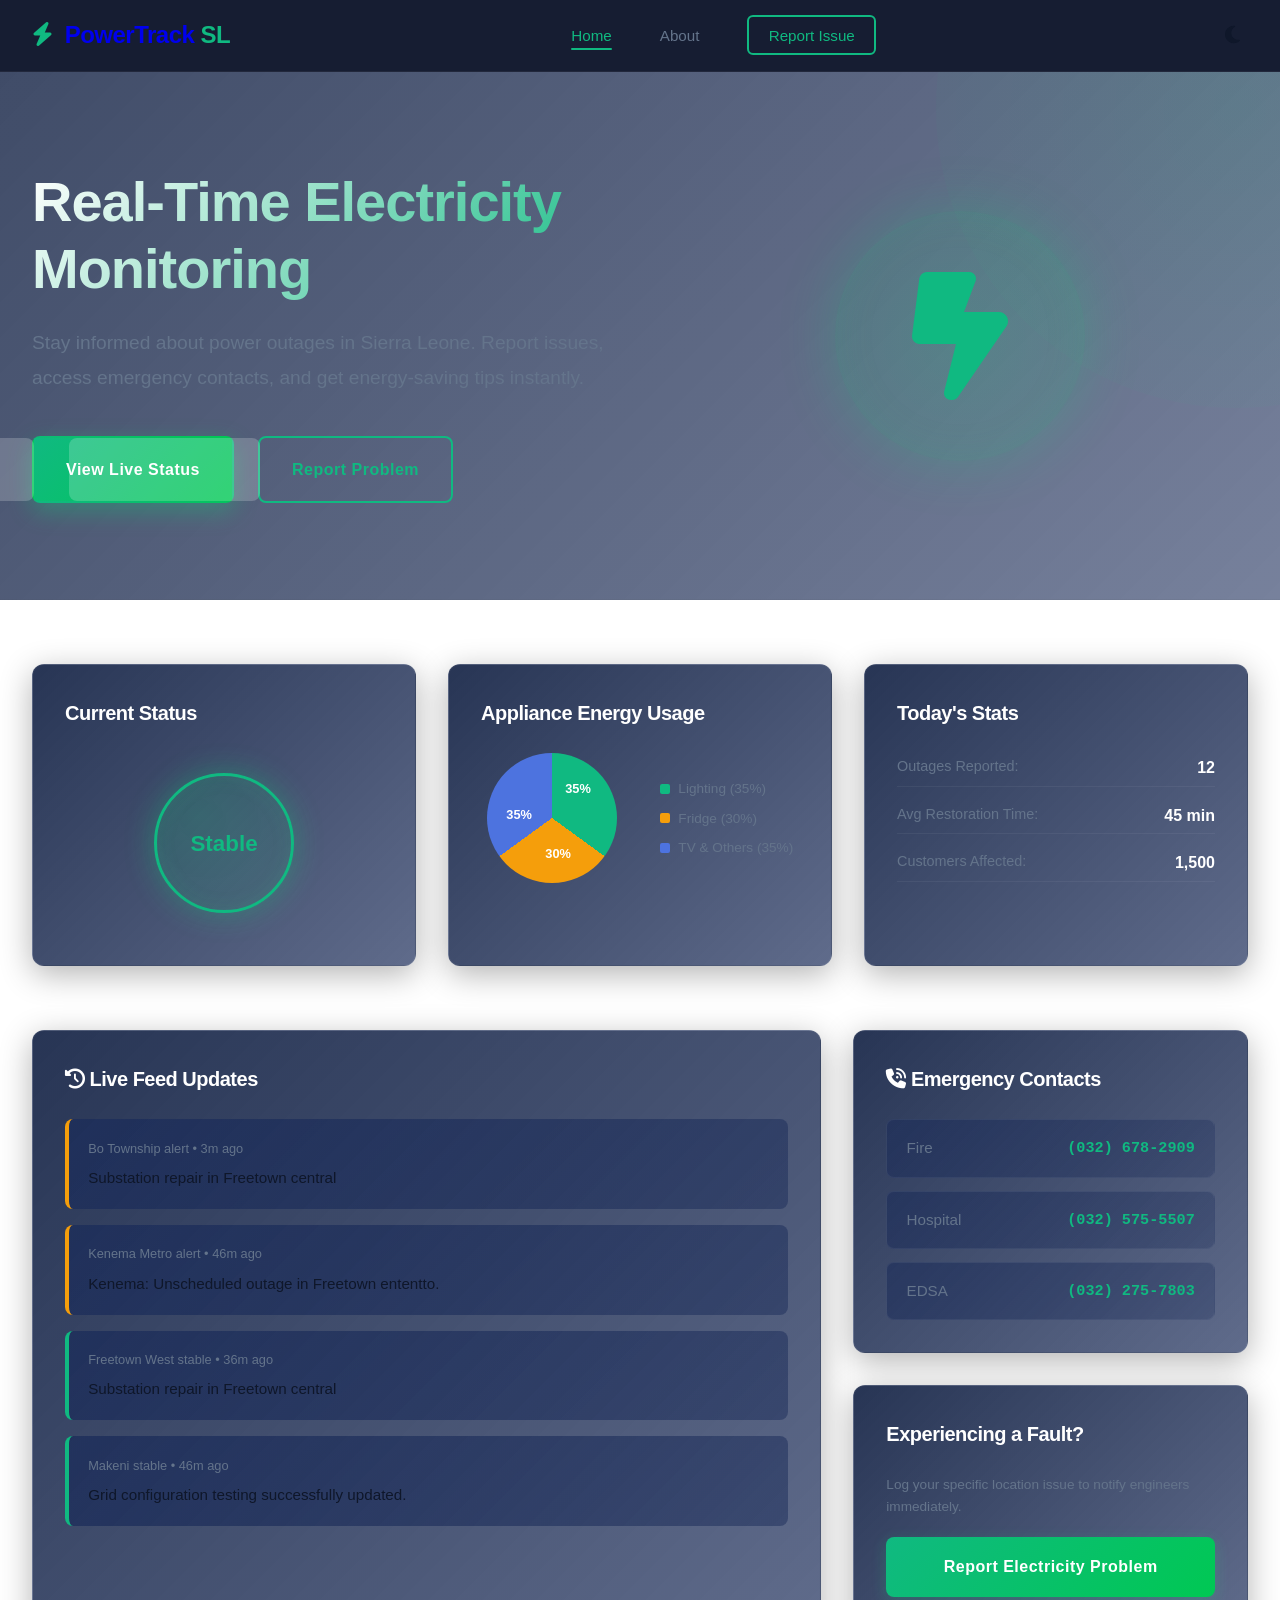
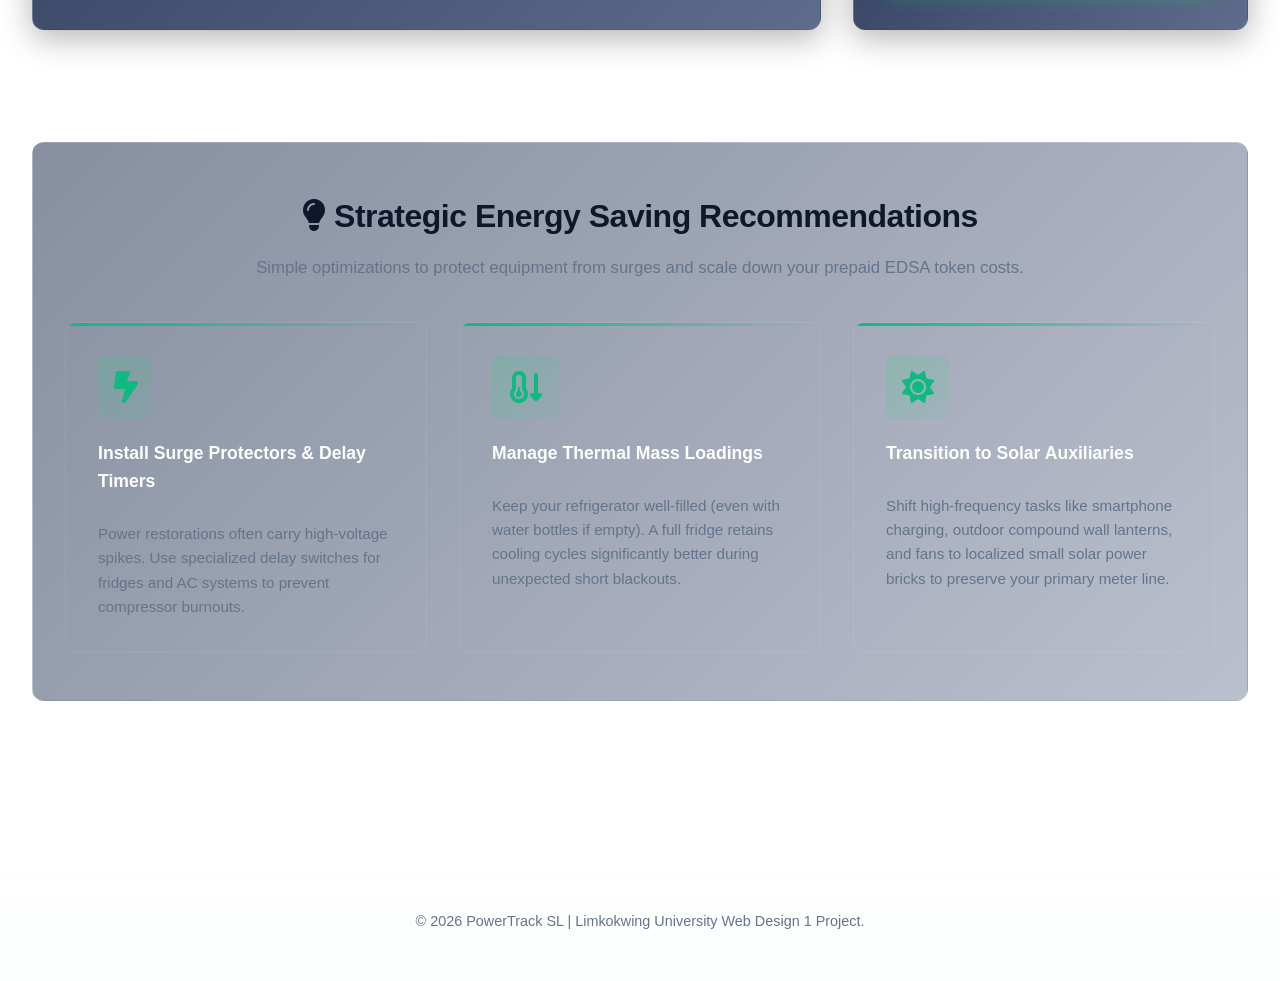
<file: index.html>
<!DOCTYPE html>
<html lang="en">
<head>
    <meta charset="UTF-8">
    <meta name="viewport" content="width=device-width, initial-scale=1.0">
    <title>PowerTrack SL | Live Electricity Dashboard</title>
    <link rel="stylesheet" href="style.css">
    <link rel="stylesheet" href="https://cdnjs.cloudflare.com/ajax/libs/font-awesome/6.4.0/css/all.min.css">
</head>
<body>

    <header class="navbar">
        <div class="nav-container">
            <a href="index.html" class="logo"><i class="fa-solid fa-bolt"></i> PowerTrack <span>SL</span></a>
            <nav>
                <ul class="nav-links" id="navLinks">
                    <li><a href="index.html" class="active">Home</a></li>
                    <li><a href="about.html">About</a></li>
                    <li><a href="report.html" class="btn-nav">Report Issue</a></li>
                </ul>
            </nav>
            <div class="nav-actions">
                <button class="theme-toggle" id="themeToggle" aria-label="Toggle theme">
                    <i class="fa-solid fa-moon"></i>
                </button>
                <button class="menu-toggle" id="menuToggle" aria-label="Toggle menu">
                    <i class="fa-solid fa-bars"></i>
                </button>
            </div>
        </div>
    </header>

    <!-- Hero Section -->
    <section class="hero-section">
        <div class="hero-container">
            <div class="hero-content">
                <h1>Real-Time Electricity Monitoring</h1>
                <p class="hero-subtitle">Stay informed about power outages in Sierra Leone. Report issues, access emergency contacts, and get energy-saving tips instantly.</p>
                <div class="hero-ctas">
                    <a href="#dashboard" class="btn-hero primary">View Live Status</a>
                    <a href="report.html" class="btn-hero secondary">Report Problem</a>
                </div>
            </div>
            <div class="hero-visual">
                <div class="hero-icon"><i class="fa-solid fa-bolt-lightning"></i></div>
            </div>
        </div>
    </section>

    <main class="dashboard-wrapper" id="dashboard">
        
        <div class="metrics-grid">
            
            <div class="dashboard-card status-card">
                <h3>Current Status</h3>
                <div class="status-circle-container">
                    <div class="status-circle stable">
                        <span>Stable</span>
                    </div>
                </div>
            </div>

            <div class="dashboard-card usage-card">
                <h3>Appliance Energy Usage</h3>
                <div class="pie-chart-container">
                    <div class="css-pie-chart">
                        <div class="pie-slice slice-lighting"><span>35%</span></div>
                        <div class="pie-slice slice-tv"><span>35%</span></div>
                        <div class="pie-slice slice-fridge"><span>30%</span></div>
                    </div>
                    <div class="chart-legend">
                        <span class="legend-item"><span class="dot lighting"></span> Lighting (35%)</span>
                        <span class="legend-item"><span class="dot fridge"></span> Fridge (30%)</span>
                        <span class="legend-item"><span class="dot tv"></span> TV & Others (35%)</span>
                    </div>
                </div>
            </div>

            <div class="dashboard-card stats-card">
                <h3>Today's Stats</h3>
                <div class="stats-list">
                    <div class="stat-line">
                        <span class="stat-label">Outages Reported:</span>
                        <span class="stat-number">12</span>
                    </div>
                    <div class="stat-line">
                        <span class="stat-label">Avg Restoration Time:</span>
                        <span class="stat-number">45 min</span>
                    </div>
                    <div class="stat-line">
                        <span class="stat-label">Customers Affected:</span>
                        <span class="stat-number">1,500</span>
                    </div>
                </div>
            </div>

        </div>

        <div class="workspace-grid">
            
            <div class="dashboard-card feed-card">
                <h3><i class="fa-solid fa-clock-rotate-left"></i> Live Feed Updates</h3>
                <div class="feed-container">
                    <div class="feed-item alert">
                        <span class="feed-meta">Bo Township alert &bull; 3m ago</span>
                        <p>Substation repair in Freetown central</p>
                    </div>
                    <div class="feed-item alert">
                        <span class="feed-meta">Kenema Metro alert &bull; 46m ago</span>
                        <p>Kenema: Unscheduled outage in Freetown ententto.</p>
                    </div>
                    <div class="feed-item stable">
                        <span class="feed-meta">Freetown West stable &bull; 36m ago</span>
                        <p>Substation repair in Freetown central</p>
                    </div>
                    <div class="feed-item stable">
                        <span class="feed-meta">Makeni stable &bull; 46m ago</span>
                        <p>Grid configuration testing successfully updated.</p>
                    </div>
                </div>
            </div>

            <div class="right-column-split">
                
                <div class="dashboard-card contacts-card">
                    <h3><i class="fa-solid fa-phone-volume"></i> Emergency Contacts</h3>
                    <div class="mini-contact-list">
                        <div class="contact-row"><span>Fire</span><strong>(032) 678-2909</strong></div>
                        <div class="contact-row"><span>Hospital</span><strong>(032) 575-5507</strong></div>
                        <div class="contact-row"><span>EDSA</span><strong>(032) 275-7803</strong></div>
                    </div>
                </div>

                <div class="dashboard-card action-link-card">
                    <h3>Experiencing a Fault?</h3>
                    <p>Log your specific location issue to notify engineers immediately.</p>
                    <a href="report.html" class="btn-primary-block">Report Electricity Problem</a>
                </div>

            </div>

        </div>

        <section class="tips-section">
            <div class="section-header">
                <h3><i class="fa-solid fa-lightbulb"></i> Strategic Energy Saving Recommendations</h3>
                <p>Simple optimizations to protect equipment from surges and scale down your prepaid EDSA token costs.</p>
            </div>
            <div class="tips-grid">
                <div class="tip-detail-card">
                    <div class="tip-icon"><i class="fa-solid fa-bolt-lightning"></i></div>
                    <h4>Install Surge Protectors & Delay Timers</h4>
                    <p>Power restorations often carry high-voltage spikes. Use specialized delay switches for fridges and AC systems to prevent compressor burnouts.</p>
                </div>
                <div class="tip-detail-card">
                    <div class="tip-icon"><i class="fa-solid fa-temperature-arrow-down"></i></div>
                    <h4>Manage Thermal Mass Loadings</h4>
                    <p>Keep your refrigerator well-filled (even with water bottles if empty). A full fridge retains cooling cycles significantly better during unexpected short blackouts.</p>
                </div>
                <div class="tip-detail-card">
                    <div class="tip-icon"><i class="fa-solid fa-sun"></i></div>
                    <h4>Transition to Solar Auxiliaries</h4>
                    <p>Shift high-frequency tasks like smartphone charging, outdoor compound wall lanterns, and fans to localized small solar power bricks to preserve your primary meter line.</p>
                </div>
            </div>
        </section>

    </main>

    <footer class="main-footer">
        <p>&copy; 2026 PowerTrack SL | Limkokwing University Web Design 1 Project.</p>
    </footer>

</body>
</file>
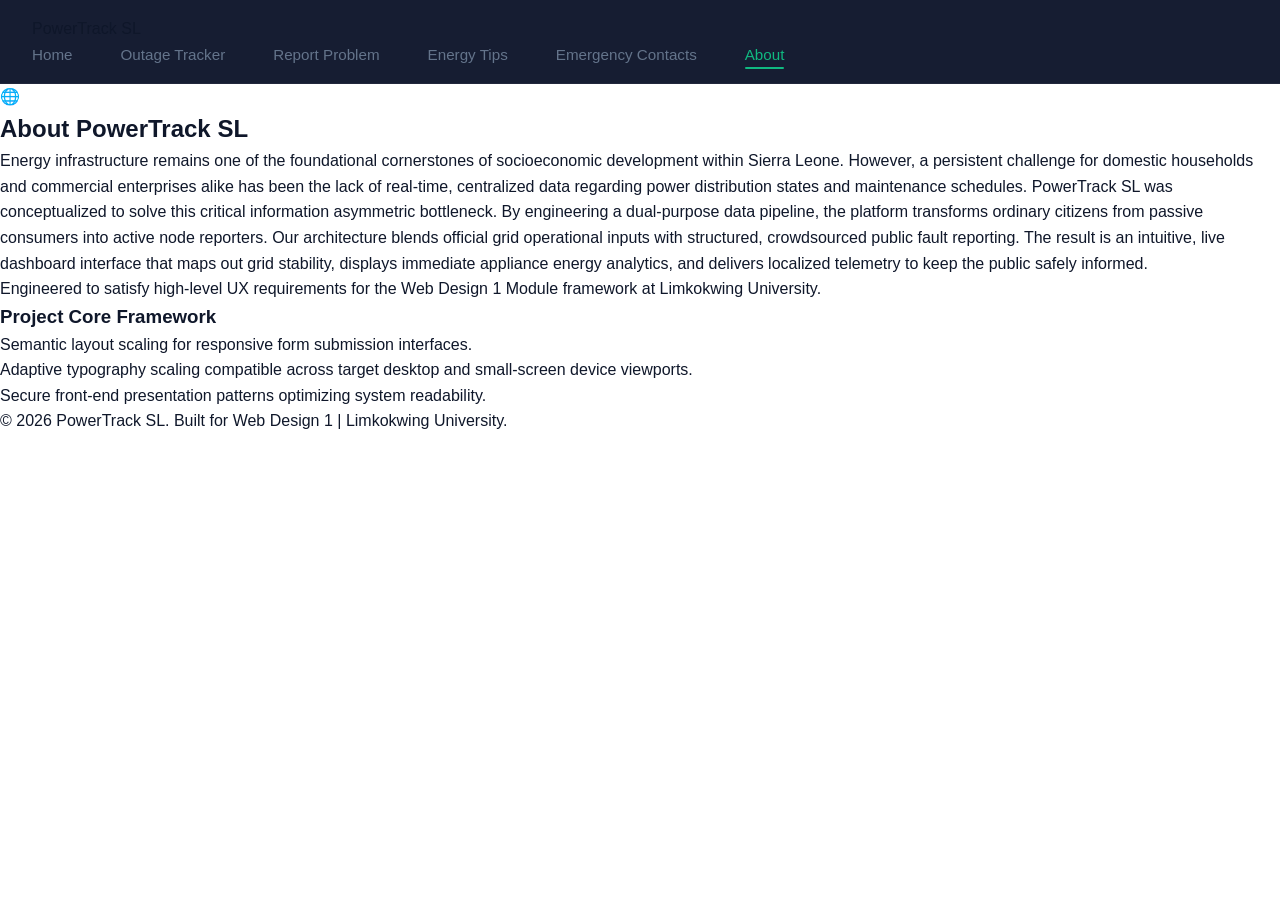
<file: about.html>
<!DOCTYPE html>
<html lang="en">
<head>
    <meta charset="UTF-8">
    <meta name="viewport" content="width=device-width, initial-scale=1.0">
    <title>About Us - PowerTrack SL</title>
    <link rel="stylesheet" href="style.css">
</head>
<body>

    <header class="navbar">
        <div class="logo-container">
            <div class="national-emblem-mock"></div>
            <span class="logo-text">PowerTrack <span class="highlight">SL</span></span>
        </div>
        <nav>
            <ul class="nav-links">
                <li><a href="index.html">Home</a></li>
                <li><a href="index.html#outages">Outage Tracker</a></li>
                <li><a href="index.html#report">Report Problem</a></li>
                <li><a href="index.html#tips">Energy Tips</a></li>
                <li><a href="index.html#contacts">Emergency Contacts</a></li>
                <li><a href="about.html" class="active">About</a></li>
            </ul>
        </nav>
    </header>

    <main class="about-main-container">
        <article class="ux-card border-blue single-page-card">
            <div class="card-header">
                <span class="card-icon icon-blue">🌐</span>
                <h2>About PowerTrack SL</h2>
            </div>
            <div class="about-body-text">
                <p>Energy infrastructure remains one of the foundational cornerstones of socioeconomic development within Sierra Leone. However, a persistent challenge for domestic households and commercial enterprises alike has been the lack of real-time, centralized data regarding power distribution states and maintenance schedules.

                 PowerTrack SL was conceptualized to solve this critical information asymmetric bottleneck. By engineering a dual-purpose data pipeline, the platform transforms ordinary citizens from passive consumers into active node reporters. Our architecture blends official grid operational inputs with structured, 
                 crowdsourced public fault reporting. The result is an intuitive, live dashboard interface that maps out grid stability, displays immediate appliance energy analytics, and delivers localized telemetry to keep the public safely informed.</p>
                <p>Engineered to satisfy high-level UX requirements for the Web Design 1 Module framework at Limkokwing University.</p>
                
                <h3>Project Core Framework</h3>
                <ul class="professional-list">
                    <li>Semantic layout scaling for responsive form submission interfaces.</li>
                    <li>Adaptive typography scaling compatible across target desktop and small-screen device viewports.</li>
                    <li>Secure front-end presentation patterns optimizing system readability.</li>
                </ul>
            </div>
        </article>
    </main>

    <footer class="app-footer">
        <p>&copy; 2026 PowerTrack SL. Built for Web Design 1 | Limkokwing University.</p>
    </footer>

</body>
</html>
</file>
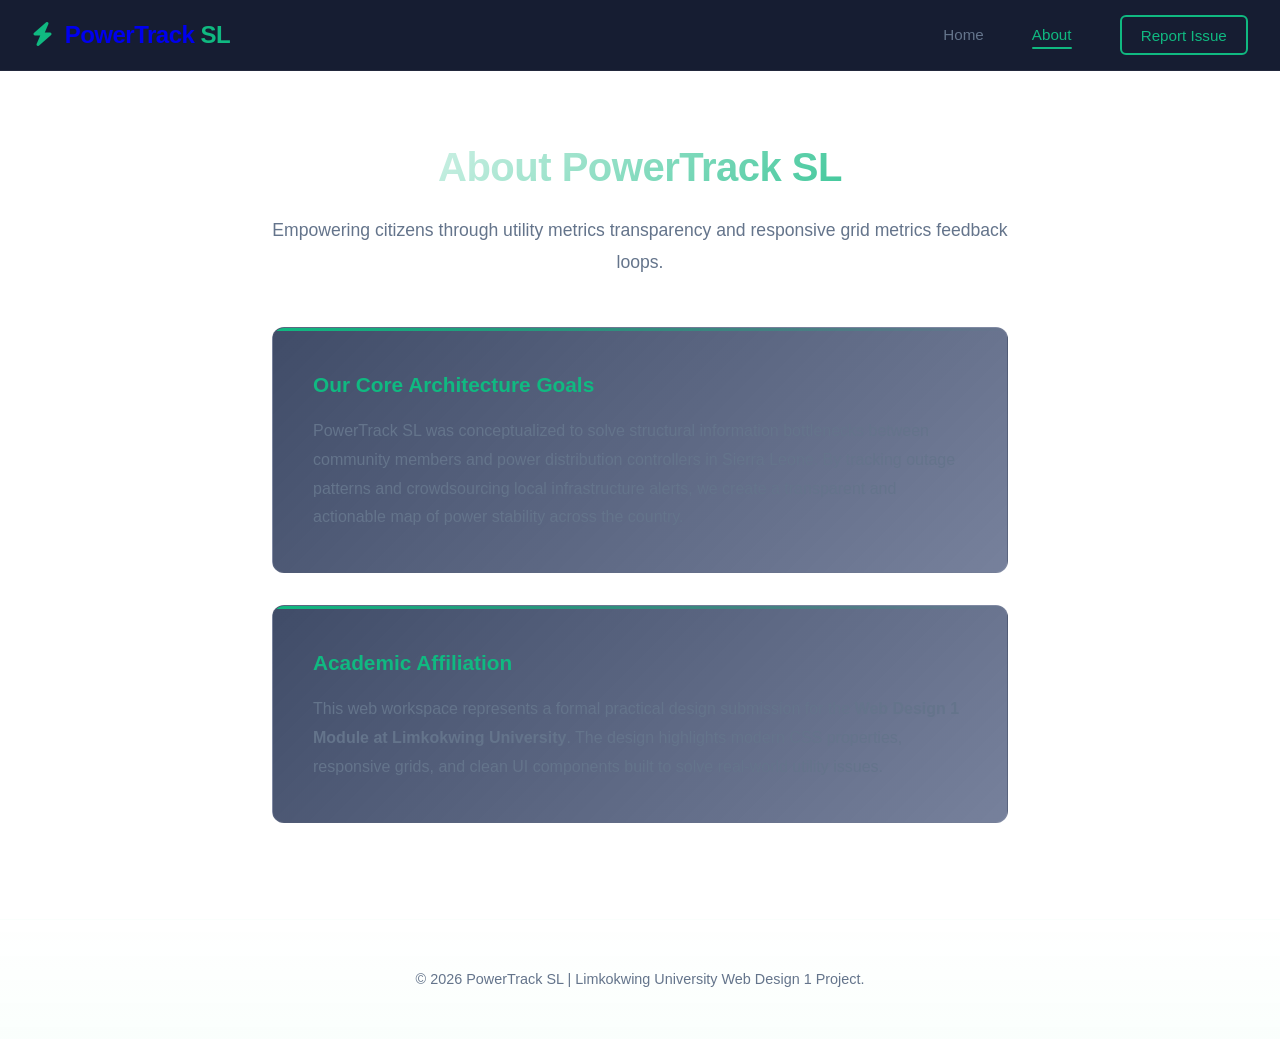
<file: aboutt.html>
<!DOCTYPE html>
<html lang="en">
<head>
    <meta charset="UTF-8">
    <meta name="viewport" content="width=device-width, initial-scale=1.0">
    <title>About Us | PowerTrack SL</title>
    <link rel="stylesheet" href="style.css">
    <link rel="stylesheet" href="https://cdnjs.cloudflare.com/ajax/libs/font-awesome/6.4.0/css/all.min.css">
</head>
<body>

    <header class="navbar">
        <div class="nav-container">
            <a href="index.html" class="logo"><i class="fa-solid fa-bolt"></i> PowerTrack <span>SL</span></a>
            <nav>
                <ul class="nav-links">
                    <li><a href="index.html">Home</a></li>
                    <li><a href="about.html" class="active">About</a></li>
                    <li><a href="report.html" class="btn-nav">Report Issue</a></li>
                </ul>
            </nav>
        </div>
    </header>

    <main class="page-container text-layout">
        <section class="about-hero-block">
            <h1>About PowerTrack SL</h1>
            <p>Empowering citizens through utility metrics transparency and responsive grid metrics feedback loops.</p>
        </section>

        <section class="about-card-stack">
            <div class="about-info-card">
                <h3>Our Core Architecture Goals</h3>
                <p>PowerTrack SL was conceptualized to solve structural information bottlenecks between community members and power distribution controllers in Sierra Leone. By tracking outage patterns and crowdsourcing local infrastructure alerts, we create a transparent and actionable map of power stability across the country.</p>
            </div>

            <div class="about-info-card">
                <h3>Academic Affiliation</h3>
                <p>This web workspace represents a formal practical design submission for the <strong>Web Design 1 Module at Limkokwing University</strong>. The design highlights modern CSS properties, responsive grids, and clean UI components built to solve real-world utility issues.</p>
            </div>
        </section>
    </main>

    <footer class="main-footer">
        <p>&copy; 2026 PowerTrack SL | Limkokwing University Web Design 1 Project.</p>
    </footer>

</body>
</html>
</file>
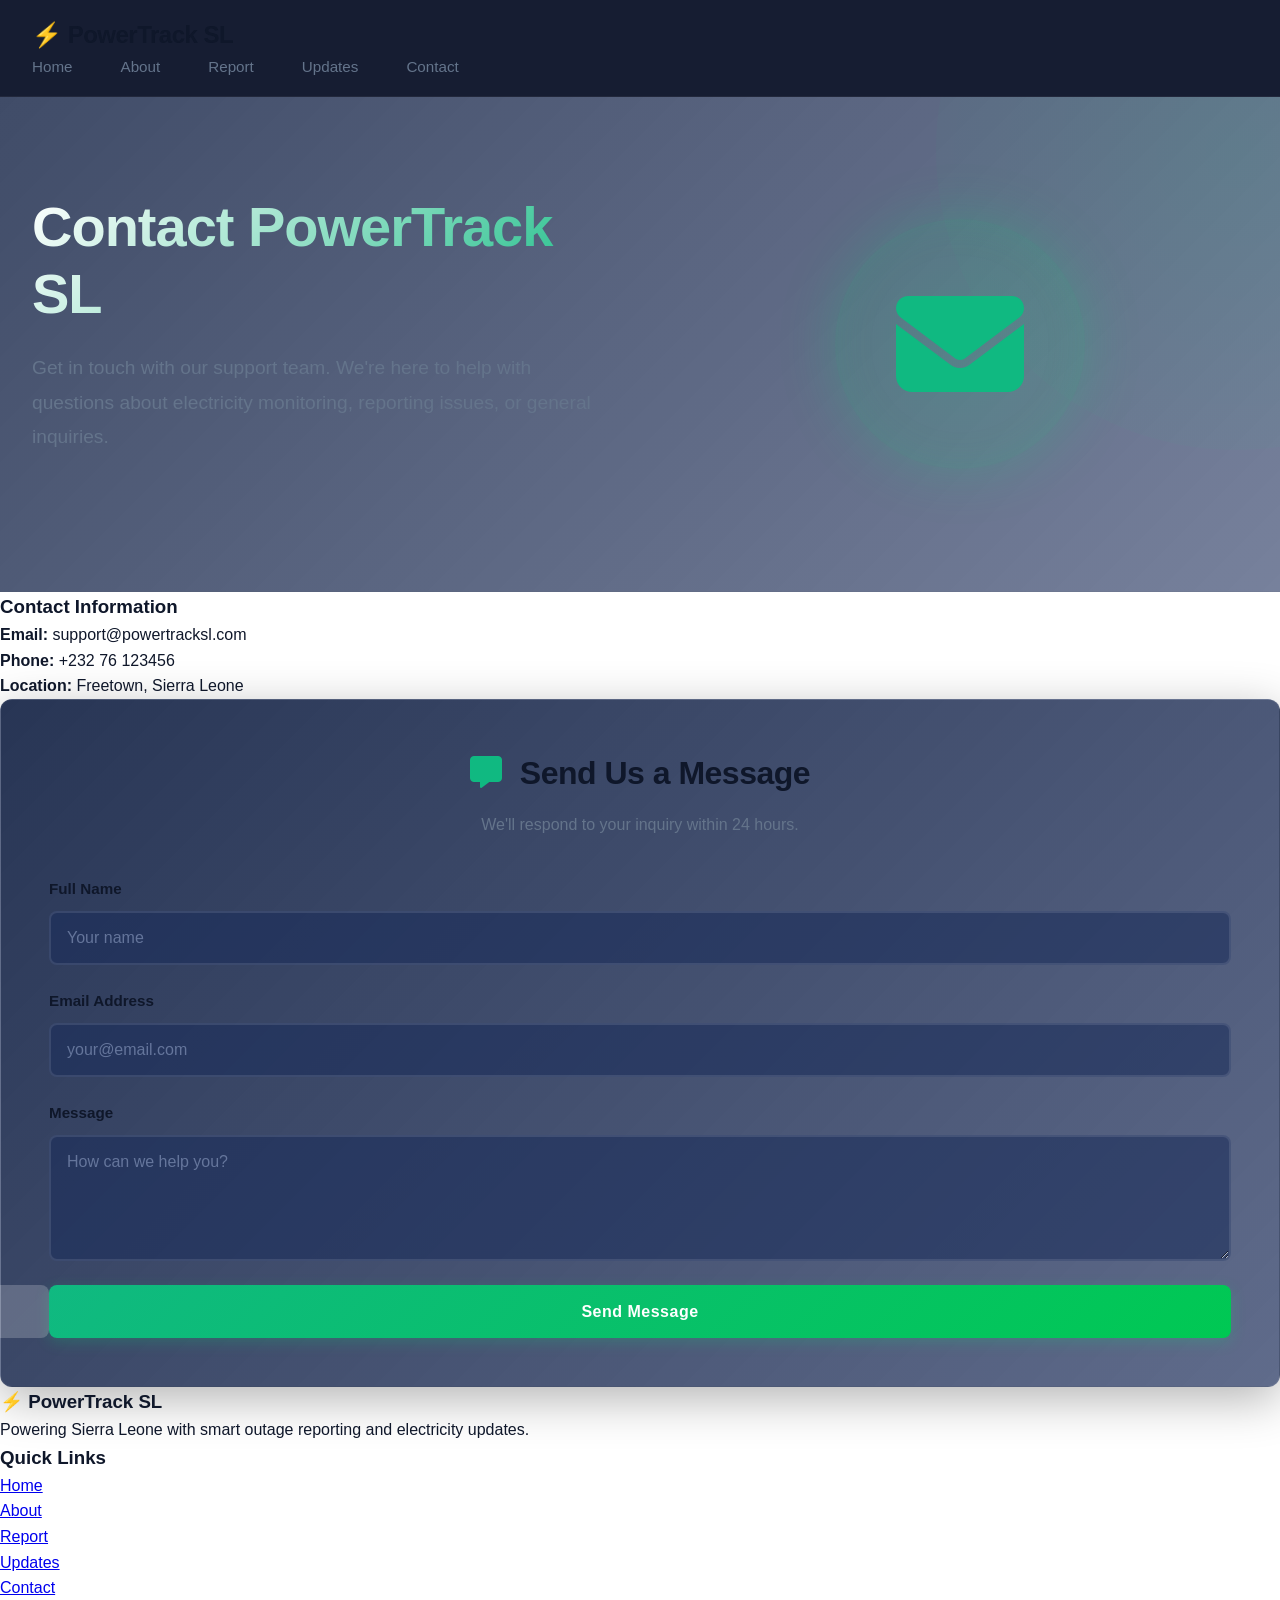
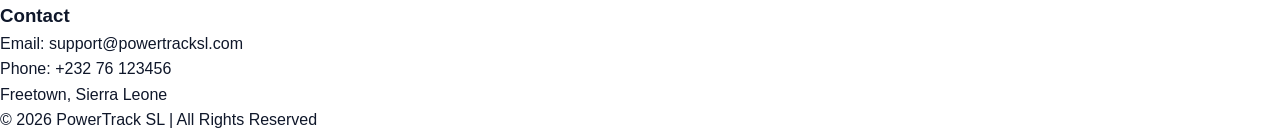
<file: contact.html>
<!DOCTYPE html>
<html lang="en">
<head>
    <meta charset="UTF-8">
    <meta name="viewport" content="width=device-width, initial-scale=1.0">
    <title>Contact Us - PowerTrack SL</title>
    <link rel="stylesheet" href="style.css">
    <link rel="stylesheet" href="https://cdnjs.cloudflare.com/ajax/libs/font-awesome/6.4.0/css/all.min.css">
</head>
<body>

    <!-- Navbar -->
    <nav class="navbar">

        <h1 class="logo">⚡ PowerTrack SL</h1>

    <!-- Hamburger Button -->
    <div class="menu-toggle" id="menuToggle">
        ☰
    </div>

    <ul class="nav-links" id="navLinks">

        <li><a href="index.html">Home</a></li>

        <li><a href="about.html">About</a></li>

        <li><a href="outage-report.html">Report</a></li>

        <li><a href="updates.html">Updates</a></li>

        <li><a href="contact.html">Contact</a></li>

    </ul>

</nav>
    

    <!-- Hero Section -->
    <section class="hero-section">
        <div class="hero-container">
            <div class="hero-content">
                <h1>Contact PowerTrack SL</h1>
                <p class="hero-subtitle">Get in touch with our support team. We're here to help with questions about electricity monitoring, reporting issues, or general inquiries.</p>
            </div>
            <div class="hero-visual">
                <div class="hero-icon"><i class="fa-solid fa-envelope"></i></div>
            </div>
        </div>
    </section>

    <!-- Contact Section -->
    <section class="contact-container">

        <!-- Contact Info -->
        <div class="contact-info">

            <h3>Contact Information</h3>

            <p><strong>Email:</strong> support@powertracksl.com</p>

            <p><strong>Phone:</strong> +232 76 123456</p>

            <p><strong>Location:</strong> Freetown, Sierra Leone</p>

        </div>

            <div class="form-window-box">
                <div class="form-header-title">
                    <h2><i class="fa-solid fa-message"></i> Send Us a Message</h2>
                    <p>We'll respond to your inquiry within 24 hours.</p>
                </div>

                <form class="standalone-form" id="contactForm">
                    <div class="form-field">
                        <label for="contactName">Full Name</label>
                        <input type="text" id="contactName" placeholder="Your name" required>
                    </div>

                    <div class="form-field">
                        <label for="contactEmail">Email Address</label>
                        <input type="email" id="contactEmail" placeholder="your@email.com" required>
                    </div>

                    <div class="form-field">
                        <label for="contactMessage">Message</label>
                        <textarea id="contactMessage" rows="5" placeholder="How can we help you?" required></textarea>
                    </div>

                    <button type="submit" class="btn-submit-green">Send Message</button>
                </form>
            </div>
        </div>

    </section>

    <script src="script.js"></script>

    
<!-- Footer -->

<footer class="footer">

    <div class="footer-content">

        <div class="footer-section">
            <h3>⚡ PowerTrack SL</h3>

            <p>
                Powering Sierra Leone with smart outage
                reporting and electricity updates.
            </p>
        </div>

        <div class="footer-section">

            <h3>Quick Links</h3>

            <ul>
                <li><a href="index.html">Home</a></li>

                <li><a href="about.html">About</a></li>

                <li><a href="outage-report.html">Report</a></li>

                <li><a href="updates.html">Updates</a></li>

                <li><a href="contact.html">Contact</a></li>
            </ul>

        </div>

        <div class="footer-section">

            <h3>Contact</h3>

            <p>Email: support@powertracksl.com</p>

            <p>Phone: +232 76 123456</p>

            <p>Freetown, Sierra Leone</p>

        </div>

    </div>

    <div class="footer-bottom">
        <p>
            © 2026 PowerTrack SL | All Rights Reserved
        </p>
    </div>

</footer>

</body>
</html>
</file>
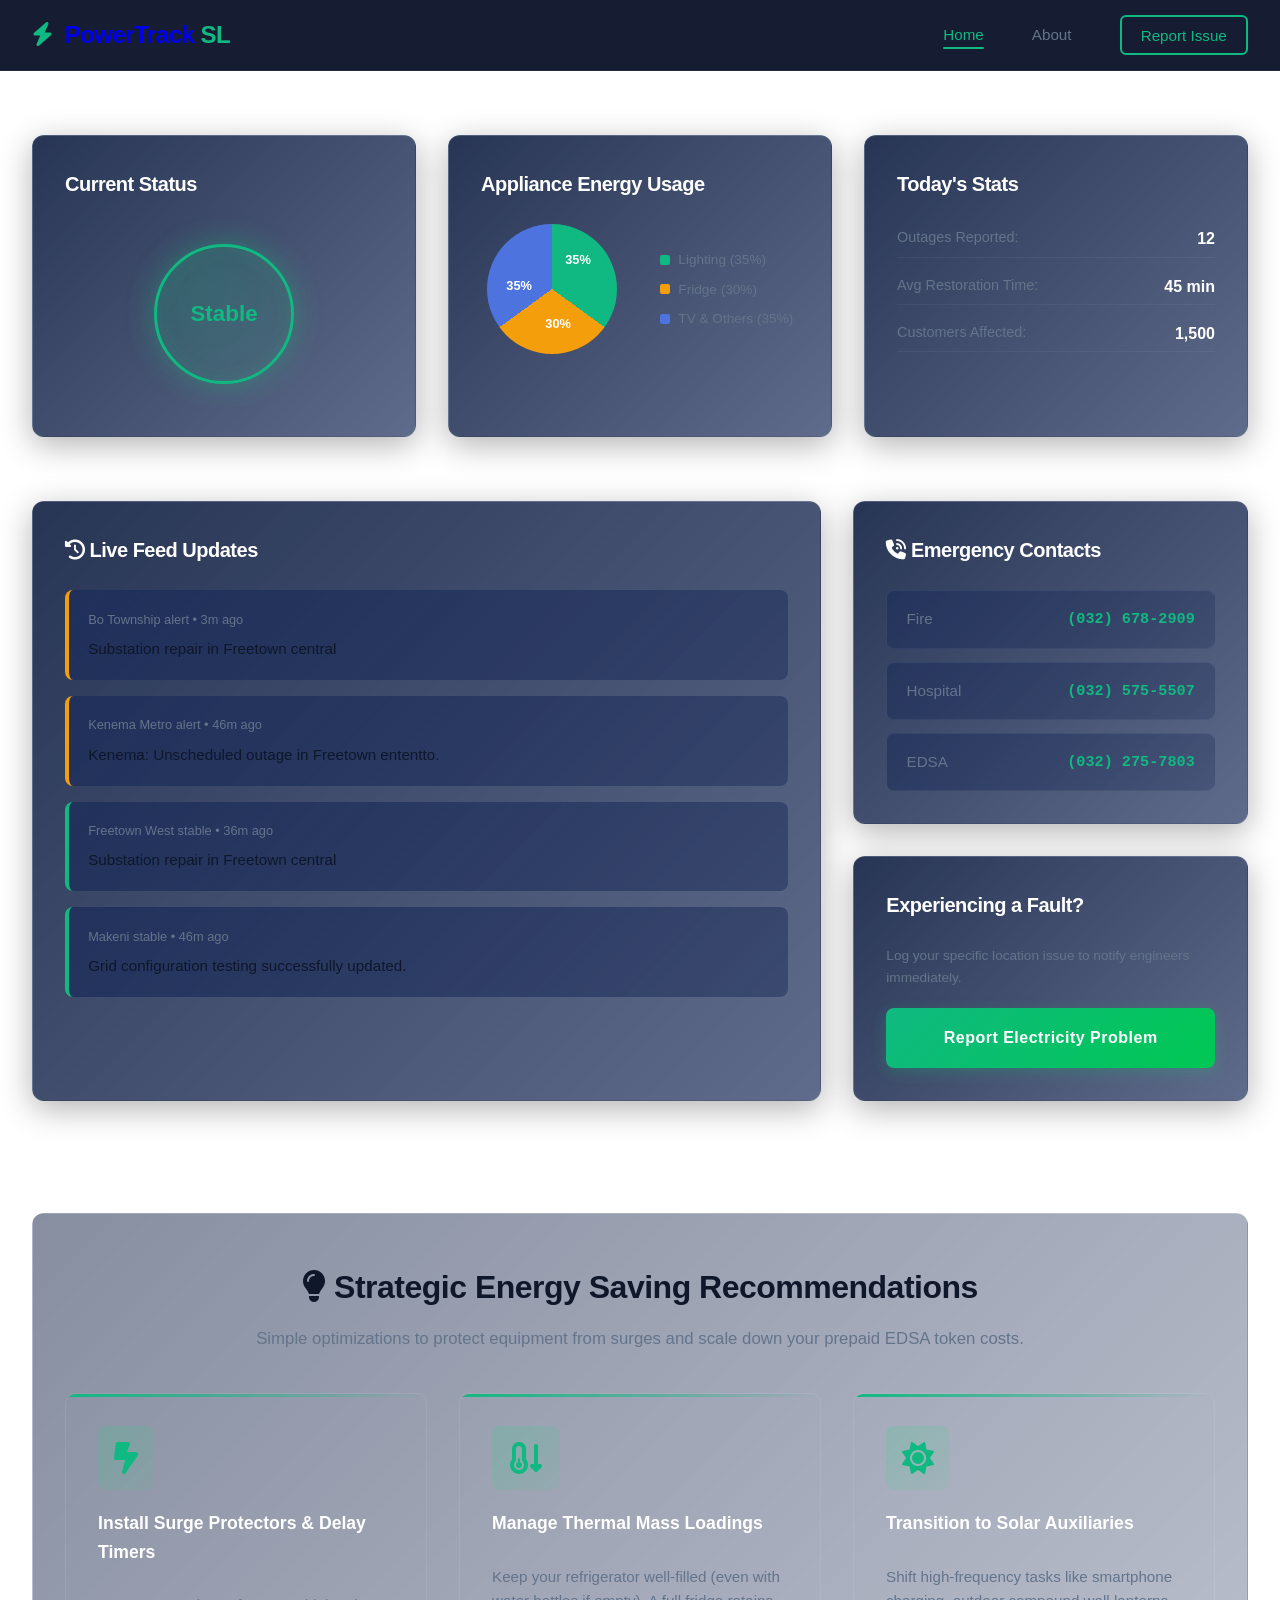
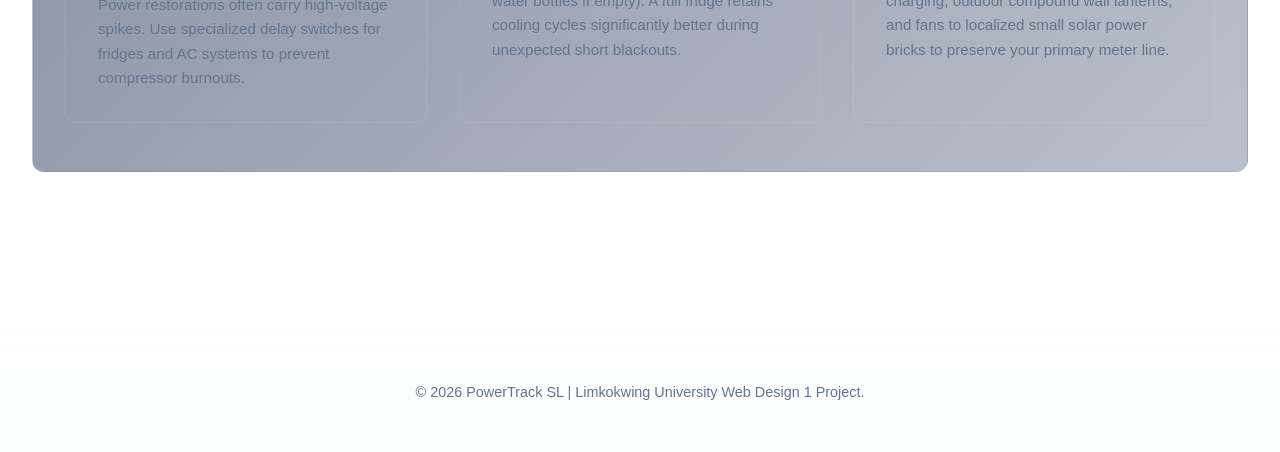
<file: Main.html>
<!DOCTYPE html>
<html lang="en">
<head>
    <meta charset="UTF-8">
    <meta name="viewport" content="width=device-width, initial-scale=1.0">
    <title>PowerTrack SL | Live Electricity Dashboard</title>
    <link rel="stylesheet" href="style.css">
    <link rel="stylesheet" href="https://cdnjs.cloudflare.com/ajax/libs/font-awesome/6.4.0/css/all.min.css">
</head>
<body>

    <header class="navbar">
        <div class="nav-container">
            <a href="index.html" class="logo"><i class="fa-solid fa-bolt"></i> PowerTrack <span>SL</span></a>
            <nav>
                <ul class="nav-links">
                    <li><a href="index.html" class="active">Home</a></li>
                    <li><a href="about.html">About</a></li>
                    <li><a href="report.html" class="btn-nav">Report Issue</a></li>
                </ul>
            </nav>
        </div>
    </header>

    <main class="dashboard-wrapper">
        
        <div class="metrics-grid">
            
            <div class="dashboard-card status-card">
                <h3>Current Status</h3>
                <div class="status-circle-container">
                    <div class="status-circle stable">
                        <span>Stable</span>
                    </div>
                </div>
            </div>

            <div class="dashboard-card usage-card">
                <h3>Appliance Energy Usage</h3>
                <div class="pie-chart-container">
                    <div class="css-pie-chart">
                        <div class="pie-slice slice-lighting"><span>35%</span></div>
                        <div class="pie-slice slice-tv"><span>35%</span></div>
                        <div class="pie-slice slice-fridge"><span>30%</span></div>
                    </div>
                    <div class="chart-legend">
                        <span class="legend-item"><span class="dot lighting"></span> Lighting (35%)</span>
                        <span class="legend-item"><span class="dot fridge"></span> Fridge (30%)</span>
                        <span class="legend-item"><span class="dot tv"></span> TV & Others (35%)</span>
                    </div>
                </div>
            </div>

            <div class="dashboard-card stats-card">
                <h3>Today's Stats</h3>
                <div class="stats-list">
                    <div class="stat-line">
                        <span class="stat-label">Outages Reported:</span>
                        <span class="stat-number">12</span>
                    </div>
                    <div class="stat-line">
                        <span class="stat-label">Avg Restoration Time:</span>
                        <span class="stat-number">45 min</span>
                    </div>
                    <div class="stat-line">
                        <span class="stat-label">Customers Affected:</span>
                        <span class="stat-number">1,500</span>
                    </div>
                </div>
            </div>

        </div>

        <div class="workspace-grid">
            
            <div class="dashboard-card feed-card">
                <h3><i class="fa-solid fa-clock-rotate-left"></i> Live Feed Updates</h3>
                <div class="feed-container">
                    <div class="feed-item alert">
                        <span class="feed-meta">Bo Township alert &bull; 3m ago</span>
                        <p>Substation repair in Freetown central</p>
                    </div>
                    <div class="feed-item alert">
                        <span class="feed-meta">Kenema Metro alert &bull; 46m ago</span>
                        <p>Kenema: Unscheduled outage in Freetown ententto.</p>
                    </div>
                    <div class="feed-item stable">
                        <span class="feed-meta">Freetown West stable &bull; 36m ago</span>
                        <p>Substation repair in Freetown central</p>
                    </div>
                    <div class="feed-item stable">
                        <span class="feed-meta">Makeni stable &bull; 46m ago</span>
                        <p>Grid configuration testing successfully updated.</p>
                    </div>
                </div>
            </div>

            <div class="right-column-split">
                
                <div class="dashboard-card contacts-card">
                    <h3><i class="fa-solid fa-phone-volume"></i> Emergency Contacts</h3>
                    <div class="mini-contact-list">
                        <div class="contact-row"><span>Fire</span><strong>(032) 678-2909</strong></div>
                        <div class="contact-row"><span>Hospital</span><strong>(032) 575-5507</strong></div>
                        <div class="contact-row"><span>EDSA</span><strong>(032) 275-7803</strong></div>
                    </div>
                </div>

                <div class="dashboard-card action-link-card">
                    <h3>Experiencing a Fault?</h3>
                    <p>Log your specific location issue to notify engineers immediately.</p>
                    <a href="report.html" class="btn-primary-block">Report Electricity Problem</a>
                </div>

            </div>

        </div>

        <section class="tips-section">
            <div class="section-header">
                <h3><i class="fa-solid fa-lightbulb"></i> Strategic Energy Saving Recommendations</h3>
                <p>Simple optimizations to protect equipment from surges and scale down your prepaid EDSA token costs.</p>
            </div>
            <div class="tips-grid">
                <div class="tip-detail-card">
                    <div class="tip-icon"><i class="fa-solid fa-bolt-lightning"></i></div>
                    <h4>Install Surge Protectors & Delay Timers</h4>
                    <p>Power restorations often carry high-voltage spikes. Use specialized delay switches for fridges and AC systems to prevent compressor burnouts.</p>
                </div>
                <div class="tip-detail-card">
                    <div class="tip-icon"><i class="fa-solid fa-temperature-arrow-down"></i></div>
                    <h4>Manage Thermal Mass Loadings</h4>
                    <p>Keep your refrigerator well-filled (even with water bottles if empty). A full fridge retains cooling cycles significantly better during unexpected short blackouts.</p>
                </div>
                <div class="tip-detail-card">
                    <div class="tip-icon"><i class="fa-solid fa-sun"></i></div>
                    <h4>Transition to Solar Auxiliaries</h4>
                    <p>Shift high-frequency tasks like smartphone charging, outdoor compound wall lanterns, and fans to localized small solar power bricks to preserve your primary meter line.</p>
                </div>
            </div>
        </section>

    </main>

    <footer class="main-footer">
        <p>&copy; 2026 PowerTrack SL | Limkokwing University Web Design 1 Project.</p>
    </footer>

</body>
</html>
</file>
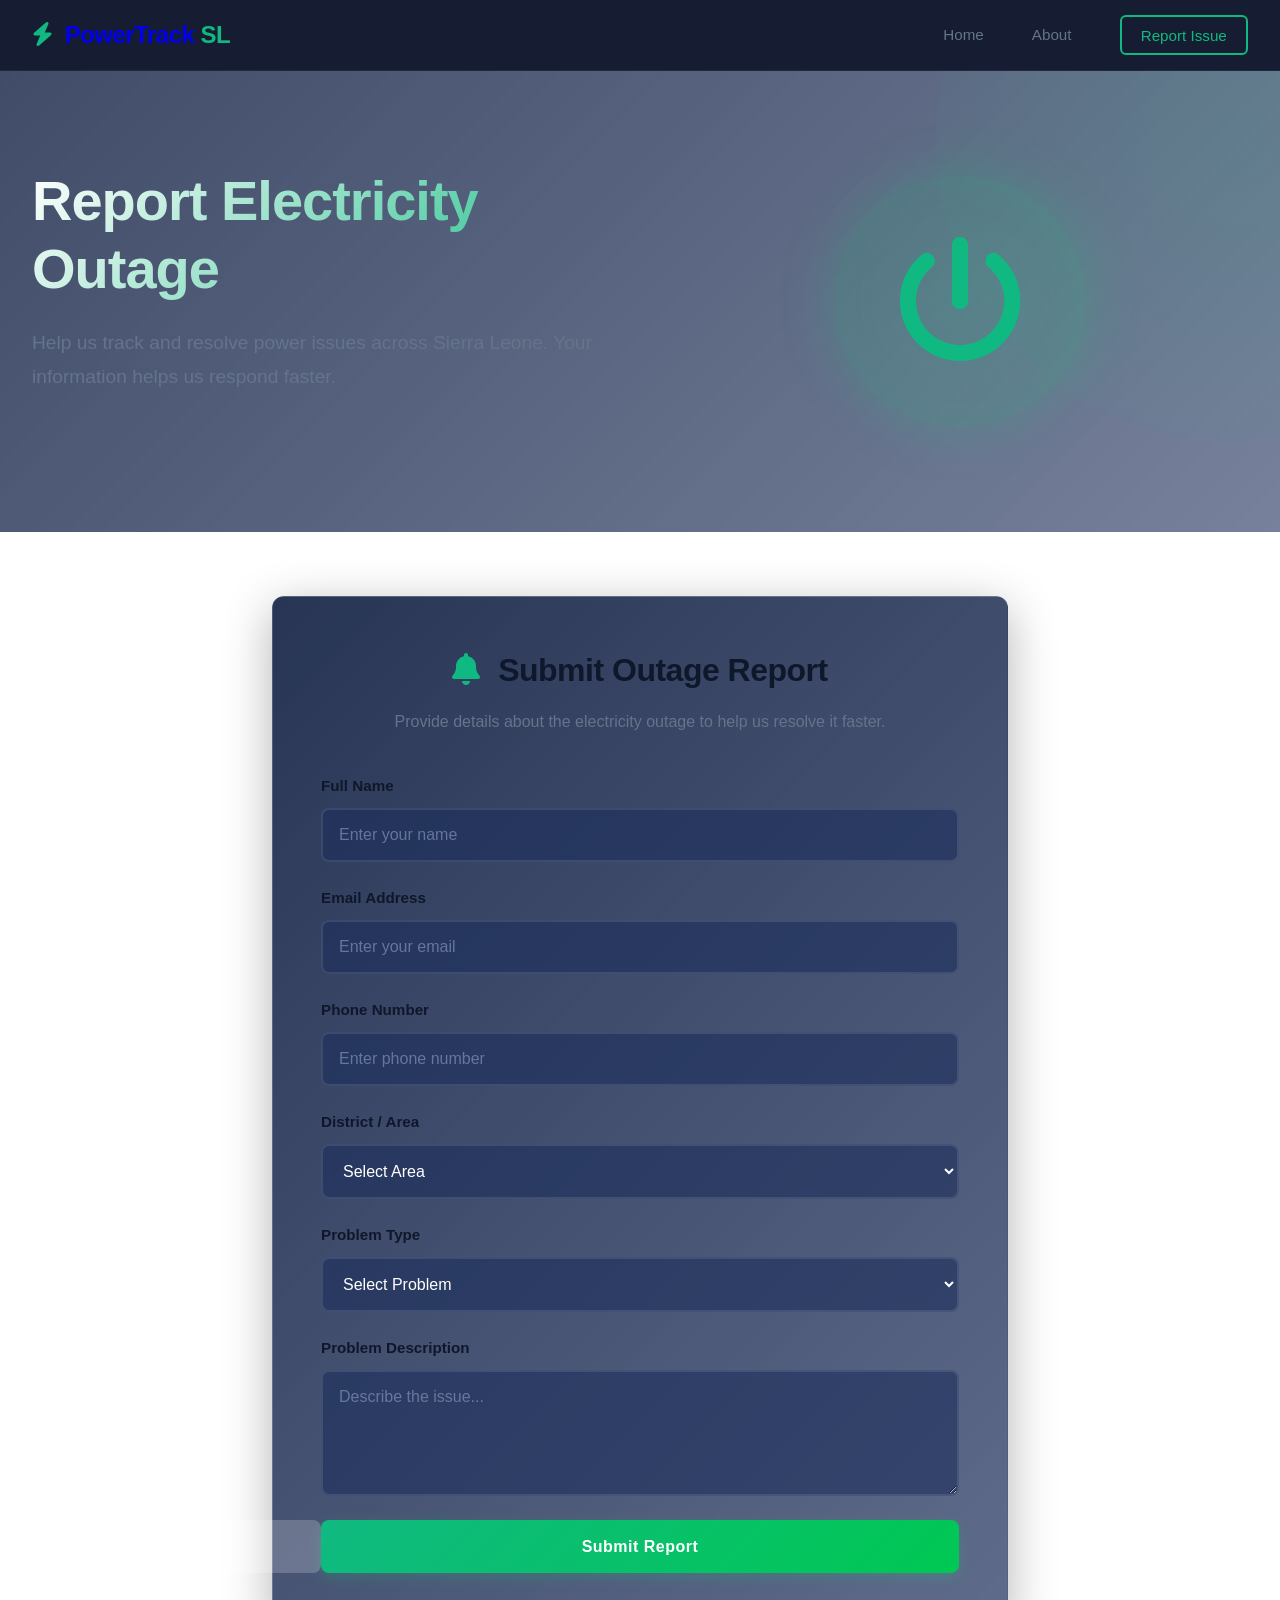
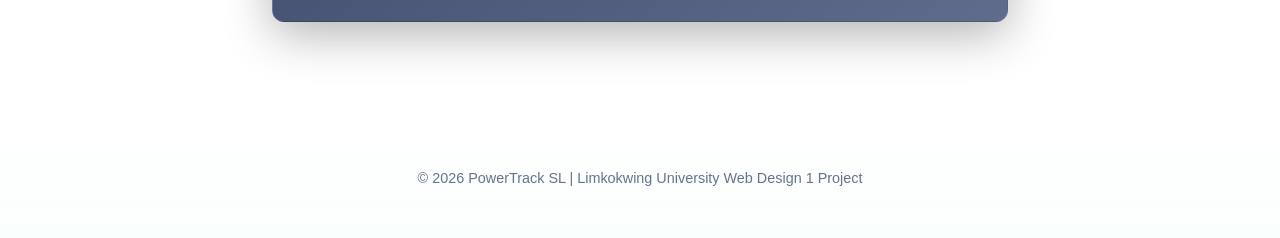
<file: outage-report.html>
<!DOCTYPE html>
<html lang="en">
<head>
    <meta charset="UTF-8">
    <meta name="viewport" content="width=device-width, initial-scale=1.0">
    <title>Report Outage - PowerTrack SL</title>
    <link rel="stylesheet" href="style.css">
    <link rel="stylesheet" href="https://cdnjs.cloudflare.com/ajax/libs/font-awesome/6.4.0/css/all.min.css">
</head>
<body>

    <!-- Navigation -->
    <header class="navbar">
        <div class="nav-container">
            <a href="index.html" class="logo"><i class="fa-solid fa-bolt"></i> PowerTrack <span>SL</span></a>
            <nav>
                <ul class="nav-links">
                    <li><a href="index.html">Home</a></li>
                    <li><a href="about.html">About</a></li>
                    <li><a href="report.html" class="btn-nav">Report Issue</a></li>
                </ul>
            </nav>
        </div>
    </header>

    <!-- Hero Section -->
    <section class="hero-section">
        <div class="hero-container">
            <div class="hero-content">
                <h1>Report Electricity Outage</h1>
                <p class="hero-subtitle">Help us track and resolve power issues across Sierra Leone. Your information helps us respond faster.</p>
            </div>
            <div class="hero-visual">
                <div class="hero-icon"><i class="fa-solid fa-power-off"></i></div>
            </div>
        </div>
    </section>

    <!-- Report Form -->
    <section class="page-container">
        <div class="form-window-box">
            <div class="form-header-title">
                <h2><i class="fa-solid fa-bell"></i> Submit Outage Report</h2>
                <p>Provide details about the electricity outage to help us resolve it faster.</p>
            </div>

            <form class="standalone-form" id="reportForm">
                <div class="form-field">
                    <label for="name">Full Name</label>
                    <input type="text" id="name" placeholder="Enter your name" required>
                </div>

                <div class="form-field">
                    <label for="email">Email Address</label>
                    <input type="email" id="email" placeholder="Enter your email" required>
                </div>

                <div class="form-field">
                    <label for="phone">Phone Number</label>
                    <input type="tel" id="phone" placeholder="Enter phone number" required>
                </div>

                <div class="form-field">
                    <label for="area">District / Area</label>
                    <select id="area" required>
                        <option value="">Select Area</option>
                        <option>Freetown</option>
                        <option>Bo</option>
                        <option>Kenema</option>
                        <option>Makeni</option>
                        <option>Kono</option>
                    </select>
                </div>

                <div class="form-field">
                    <label for="problem">Problem Type</label>
                    <select id="problem" required>
                        <option value="">Select Problem</option>
                        <option>Complete Blackout</option>
                        <option>Low Voltage</option>
                        <option>Power Fluctuation</option>
                        <option>Transformer Fault</option>
                    </select>
                </div>

                <div class="form-field">
                    <label for="description">Problem Description</label>
                    <textarea id="description" rows="5" placeholder="Describe the issue..." required></textarea>
                </div>

                <button type="submit" class="btn-submit-green">Submit Report</button>
            </form>
        </div>
    </section>

    <footer class="main-footer">
        <p>&copy; 2026 PowerTrack SL | Limkokwing University Web Design 1 Project</p>
    </footer>

    <script src="script.js"></script>

</body>
</html>
</file>
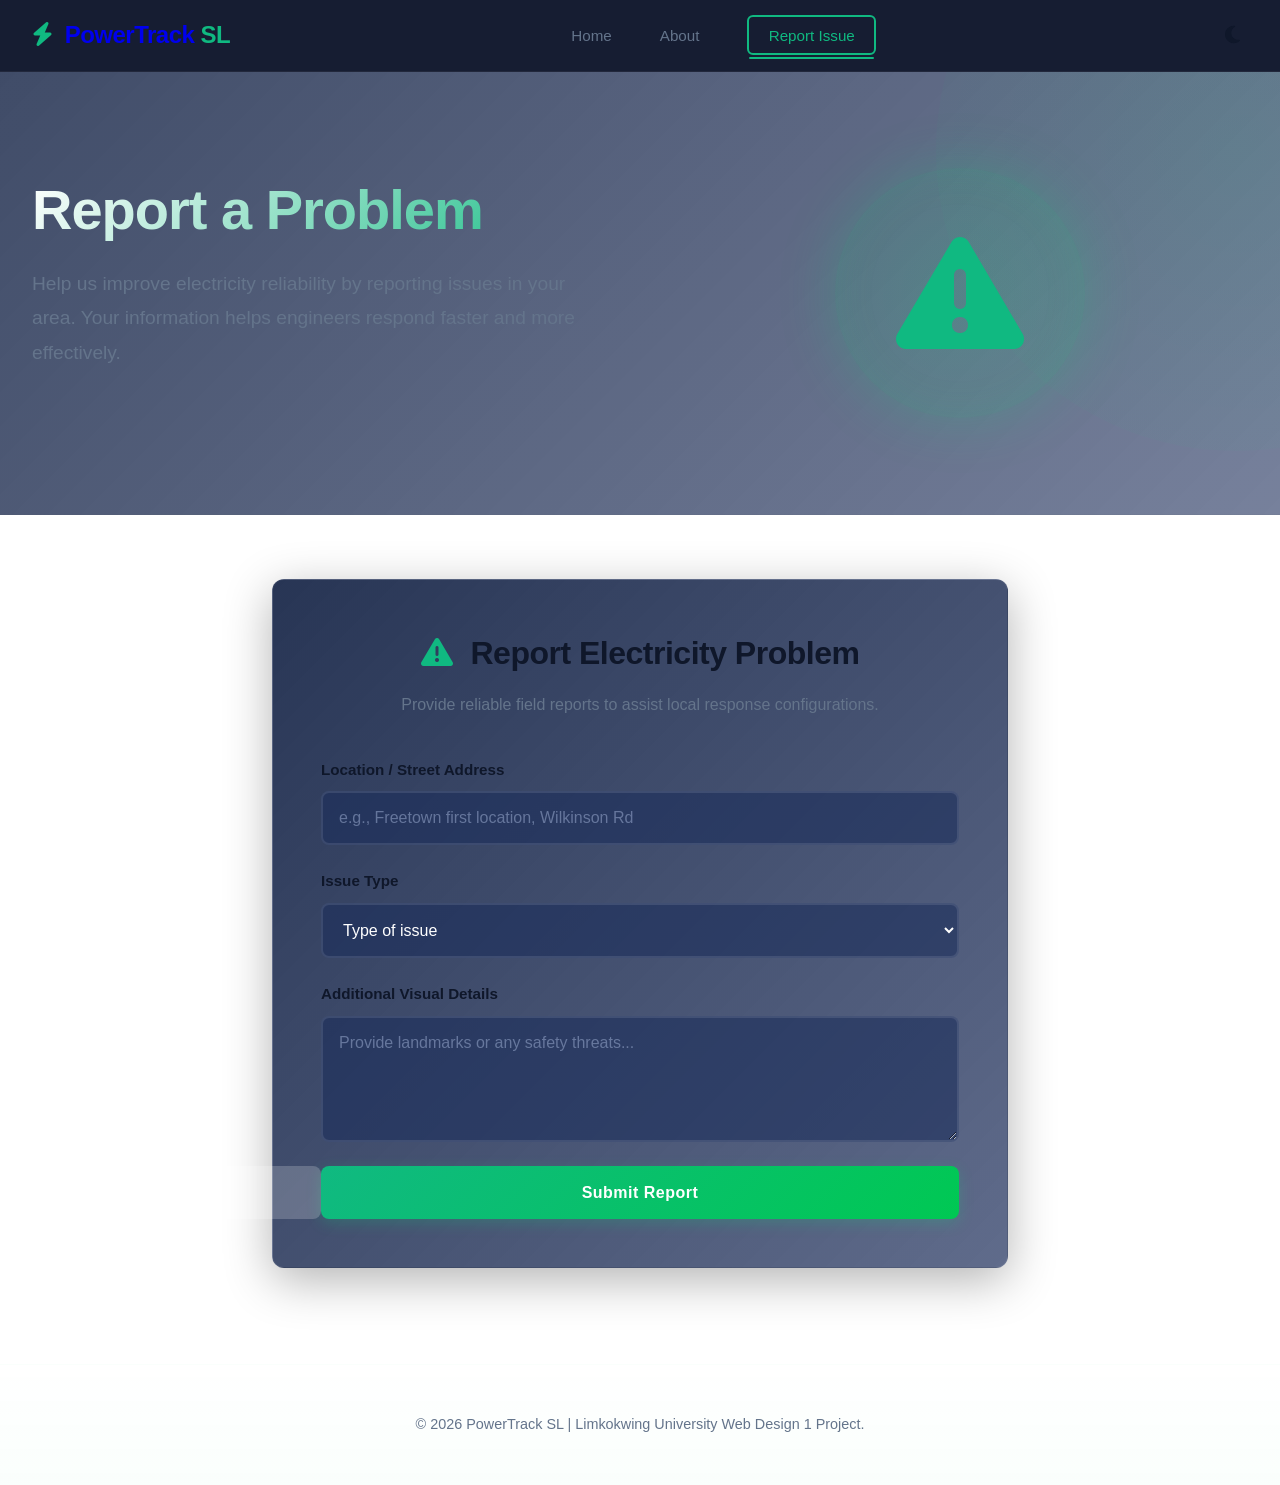
<file: report.html>
<!DOCTYPE html>
<html lang="en">
<head>
    <meta charset="UTF-8">
    <meta name="viewport" content="width=device-width, initial-scale=1.0">
    <title>Report Electricity Problem | PowerTrack SL</title>
    <link rel="stylesheet" href="style.css">
    <link rel="stylesheet" href="https://cdnjs.cloudflare.com/ajax/libs/font-awesome/6.4.0/css/all.min.css">
</head>
<body>

    <header class="navbar">
        <div class="nav-container">
            <a href="index.html" class="logo"><i class="fa-solid fa-bolt"></i> PowerTrack <span>SL</span></a>
            <nav>
                <ul class="nav-links" id="navLinks">
                    <li><a href="index.html">Home</a></li>
                    <li><a href="about.html">About</a></li>
                    <li><a href="report.html" class="active btn-nav">Report Issue</a></li>
                </ul>
            </nav>
            <div class="nav-actions">
                <button class="theme-toggle" id="themeToggle" aria-label="Toggle theme">
                    <i class="fa-solid fa-moon"></i>
                </button>
                <button class="menu-toggle" id="menuToggle" aria-label="Toggle menu">
                    <i class="fa-solid fa-bars"></i>
                </button>
            </div>
        </div>
    </header>

    <section class="hero-section">
        <div class="hero-container">
            <div class="hero-content">
                <h1>Report a Problem</h1>
                <p class="hero-subtitle">Help us improve electricity reliability by reporting issues in your area. Your information helps engineers respond faster and more effectively.</p>
            </div>
            <div class="hero-visual">
                <div class="hero-icon"><i class="fa-solid fa-triangle-exclamation"></i></div>
            </div>
        </div>
    </section>

    <main class="page-container">
        <div class="form-window-box">
            <div class="form-header-title">
                <h2><i class="fa-solid fa-triangle-exclamation"></i> Report Electricity Problem</h2>
                <p>Provide reliable field reports to assist local response configurations.</p>
            </div>
            
            <form class="standalone-form" action="index.html" method="POST">
                <div class="form-field">
                    <label for="location">Location / Street Address</label>
                    <input type="text" id="location" placeholder="e.g., Freetown first location, Wilkinson Rd" required>
                </div>

                <div class="form-field">
                    <label for="issue">Issue Type</label>
                    <select id="issue" required>
                        <option value="">Type of issue</option>
                        <option value="blackout">Total Area Blackout</option>
                        <option value="transformer">Transformer Fault / Sparks</option>
                        <option value="cable">Fallen Line Pole</option>
                        <option value="meter">Prepaid Meter Error Code</option>
                    </select>
                </div>

                <div class="form-field">
                    <label for="notes">Additional Visual Details</label>
                    <textarea id="notes" rows="5" placeholder="Provide landmarks or any safety threats..."></textarea>
                </div>

                <button type="submit" class="btn-submit-green">Submit Report</button>
            </form>
        </div>
    </main>

    <footer class="main-footer">
        <p>&copy; 2026 PowerTrack SL | Limkokwing University Web Design 1 Project.</p>
    </footer>

</body>
</html>
</file>
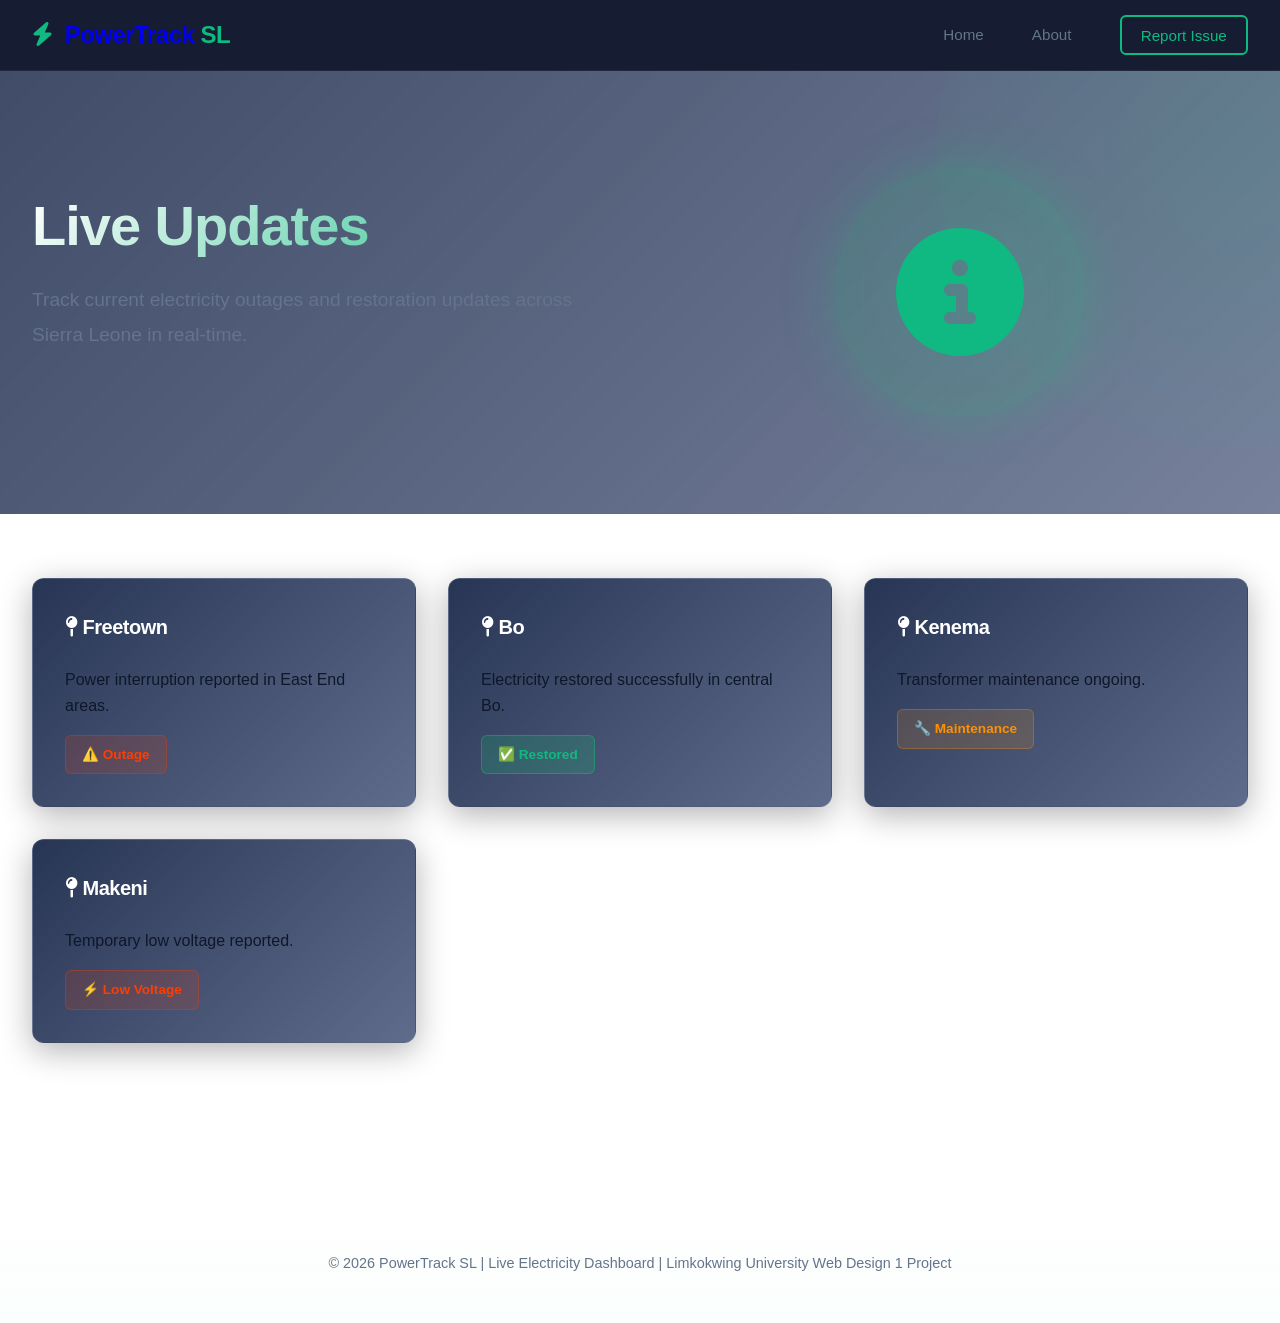
<file: updates.html>
<!DOCTYPE html>
<html lang="en">
<head>
    <meta charset="UTF-8">
    <meta name="viewport" content="width=device-width, initial-scale=1.0">
    <title>Updates - PowerTrack SL</title>
    <link rel="stylesheet" href="style.css">
    <link rel="stylesheet" href="https://cdnjs.cloudflare.com/ajax/libs/font-awesome/6.4.0/css/all.min.css">
</head>
<body>

    <!-- Navbar -->
    <header class="navbar">
        <div class="nav-container">
            <a href="index.html" class="logo"><i class="fa-solid fa-bolt"></i> PowerTrack <span>SL</span></a>
            <nav>
                <ul class="nav-links">
                    <li><a href="index.html">Home</a></li>
                    <li><a href="about.html">About</a></li>
                    <li><a href="report.html" class="btn-nav">Report Issue</a></li>
                </ul>
            </nav>
        </div>
    </header>

    <!-- Hero -->
    <section class="hero-section">
        <div class="hero-container">
            <div class="hero-content">
                <h1>Live Updates</h1>
                <p class="hero-subtitle">Track current electricity outages and restoration updates across Sierra Leone in real-time.</p>
            </div>
            <div class="hero-visual">
                <div class="hero-icon"><i class="fa-solid fa-circle-info"></i></div>
            </div>
        </div>
    </section>

    <!-- Update Cards -->
    <main class="dashboard-wrapper">
        <div class="metrics-grid">
            <div class="dashboard-card">
                <h3><i class="fa-solid fa-map-pin"></i> Freetown</h3>
                <p>Power interruption reported in East End areas.</p>
                <span class="status-badge outage">⚠️ Outage</span>
            </div>

            <div class="dashboard-card">
                <h3><i class="fa-solid fa-map-pin"></i> Bo</h3>
                <p>Electricity restored successfully in central Bo.</p>
                <span class="status-badge restored">✅ Restored</span>
            </div>

            <div class="dashboard-card">
                <h3><i class="fa-solid fa-map-pin"></i> Kenema</h3>
                <p>Transformer maintenance ongoing.</p>
                <span class="status-badge maintenance">🔧 Maintenance</span>
            </div>

            <div class="dashboard-card">
                <h3><i class="fa-solid fa-map-pin"></i> Makeni</h3>
                <p>Temporary low voltage reported.</p>
                <span class="status-badge outage">⚡ Low Voltage</span>
            </div>
        </div>
    </main>

    <footer class="main-footer">
        <p>&copy; 2026 PowerTrack SL | Live Electricity Dashboard | Limkokwing University Web Design 1 Project</p>
    </footer>

</body>
</html>
</file>
<file: style.css>
/* --- Core Theme Settings --- */
:root {
    /* Light Mode Colors */
    --bg-dark: #ffffff;
    --bg-surface: #f8fafc;
    --bg-card: #e2e8f0;
    --text-main: #0f172a;
    --text-muted: #64748b;
    --electric-green: #10b981;
    --alert-amber: #f59e0b;
    --alert-red: #ef4444;
    --font-stack: -apple-system, BlinkMacSystemFont, 'Segoe UI', Roboto, 'Helvetica Neue', Arial, sans-serif;
    --transition-smooth: all 0.3s cubic-bezier(0.4, 0, 0.2, 1);
}

/* Dark Mode Colors */
.dark-mode {
    --bg-dark: #0a1128;
    --bg-surface: #101f42;
    --bg-card: #1c2d5a;
    --text-main: #f4f6fa;
    --text-muted: #8fa0c4;
    --electric-green: #00e676;
    --alert-amber: #ff9100;
    --alert-red: #ff3d00;
}

/* --- Base Setup --- */
* {
    margin: 0;
    padding: 0;
    box-sizing: border-box;
}

html, body {
    background-color: var(--bg-dark);
    color: var(--text-main);
    font-family: var(--font-stack);
    line-height: 1.6;
    scroll-behavior: smooth;
}

body {
    -webkit-font-smoothing: antialiased;
    -moz-osx-font-smoothing: grayscale;
}

/* --- Header & Navigation Bar --- */
.navbar {
    background-color: var(--bg-dark);
    border-bottom: 1px solid rgba(255, 255, 255, 0.05);
    padding: 1rem 2rem;
    position: sticky;
    top: 0;
    z-index: 1000;
    backdrop-filter: blur(10px);
    background-color: rgba(10, 17, 40, 0.95);
}

.nav-container {
    max-width: 1400px;
    margin: 0 auto;
    display: flex;
    justify-content: space-between;
    align-items: center;
}

.logo {
    font-size: 1.5rem;
    font-weight: 800;
    text-decoration: none;
    letter-spacing: -0.5px;
    transition: var(--transition-smooth);
}

.logo i { 
    color: var(--electric-green); 
    margin-right: 6px;
}

.logo span { 
    color: var(--electric-green); 
    font-weight: 800;
}

.logo:hover {
    transform: scale(1.05);
}

.nav-links {
    list-style: none;
    display: flex;
    align-items: center;
    gap: 3rem;
}

.nav-links a {
    text-decoration: none;
    color: var(--text-muted);
    font-weight: 500;
    font-size: 0.95rem;
    transition: var(--transition-smooth);
    position: relative;
}

.nav-links a:hover, 
.nav-links a.active {
    color: var(--electric-green);
}

.nav-links a.active::after {
    content: '';
    position: absolute;
    bottom: -6px;
    left: 0;
    right: 0;
    height: 2px;
    background-color: var(--electric-green);
    border-radius: 1px;
}

/* Nav Actions Container (Theme Toggle + Menu Toggle) */
.nav-actions {
    display: flex;
    align-items: center;
    gap: 1rem;
}

.theme-toggle, .menu-toggle {
    background: transparent;
    border: none;
    color: var(--text-main);
    font-size: 1.25rem;
    cursor: pointer;
    padding: 0.5rem;
    border-radius: 8px;
    transition: var(--transition-smooth);
}

.theme-toggle:hover, .menu-toggle:hover {
    background: rgba(0, 230, 118, 0.1);
    color: var(--electric-green);
}

.menu-toggle {
    display: none; /* Hidden on desktop */
}

.btn-nav {
    border: 2px solid var(--electric-green);
    padding: 0.6rem 1.2rem;
    border-radius: 6px;
    color: var(--electric-green) !important;
    font-weight: 600;
    cursor: pointer;
    transition: var(--transition-smooth);
    background-color: transparent;
}

.btn-nav:hover {
    background-color: rgba(0, 230, 118, 0.1);
    transform: translateY(-2px);
}

/* --- Hero Section --- */
.hero-section {
    background: linear-gradient(135deg, rgba(16, 31, 66, 0.8) 0%, rgba(28, 45, 90, 0.6) 100%);
    border-bottom: 1px solid rgba(255, 255, 255, 0.08);
    padding: 6rem 2rem;
    position: relative;
    overflow: hidden;
}

.hero-section::before {
    content: '';
    position: absolute;
    top: -50%;
    right: -20%;
    width: 600px;
    height: 600px;
    background: radial-gradient(circle, rgba(0, 230, 118, 0.08), transparent);
    border-radius: 50%;
    z-index: 0;
}

.hero-container {
    max-width: 1400px;
    margin: 0 auto;
    display: grid;
    grid-template-columns: 1fr 1fr;
    gap: 4rem;
    align-items: center;
    position: relative;
    z-index: 1;
}

.hero-content h1 {
    font-size: 3.5rem;
    font-weight: 900;
    margin-bottom: 1.5rem;
    letter-spacing: -1px;
    line-height: 1.2;
    background: linear-gradient(135deg, #ffffff 0%, var(--electric-green) 100%);
    -webkit-background-clip: text;
    -webkit-text-fill-color: transparent;
    background-clip: text;
}

.hero-subtitle {
    font-size: 1.2rem;
    color: var(--text-muted);
    margin-bottom: 2.5rem;
    line-height: 1.8;
}

.hero-ctas {
    display: flex;
    gap: 1.5rem;
    align-items: center;
}

.btn-hero {
    display: inline-block;
    padding: 1.2rem 2rem;
    border-radius: 8px;
    font-weight: 700;
    text-decoration: none;
    transition: var(--transition-smooth);
    font-size: 1rem;
    letter-spacing: 0.5px;
    border: 2px solid transparent;
}

.btn-hero.primary {
    background: linear-gradient(135deg, var(--electric-green) 0%, #00c853 100%);
    color: var(--bg-dark);
    box-shadow: 0 8px 25px rgba(0, 230, 118, 0.3);
}

.btn-hero.primary:hover {
    transform: translateY(-4px);
    box-shadow: 0 12px 40px rgba(0, 230, 118, 0.4);
}

.btn-hero.secondary {
    background: transparent;
    color: var(--electric-green);
    border: 2px solid var(--electric-green);
}

.btn-hero.secondary:hover {
    background-color: rgba(0, 230, 118, 0.1);
    transform: translateY(-4px);
}

.hero-visual {
    display: flex;
    justify-content: center;
    align-items: center;
}

.hero-icon {
    font-size: 8rem;
    color: var(--electric-green);
    display: flex;
    align-items: center;
    justify-content: center;
    width: 250px;
    height: 250px;
    background: radial-gradient(circle, rgba(0, 230, 118, 0.15), rgba(0, 230, 118, 0.05));
    border-radius: 50%;
    box-shadow: 0 0 60px rgba(0, 230, 118, 0.2), inset 0 0 40px rgba(0, 230, 118, 0.1);
    animation: pulse-icon 3s ease-in-out infinite;
}

@keyframes pulse-icon {
    0%, 100% {
        box-shadow: 0 0 60px rgba(0, 230, 118, 0.2), inset 0 0 40px rgba(0, 230, 118, 0.1);
        transform: scale(1);
    }
    50% {
        box-shadow: 0 0 80px rgba(0, 230, 118, 0.3), inset 0 0 50px rgba(0, 230, 118, 0.15);
        transform: scale(1.02);
    }
}

/* --- Main Dashboard Container Setup --- */
.dashboard-wrapper {
    max-width: 1400px;
    margin: 0 auto;
    padding: 4rem 2rem;
    display: flex;
    flex-direction: column;
    gap: 4rem;
}

.dashboard-card {
    background: linear-gradient(135deg, rgba(16, 31, 66, 0.9) 0%, rgba(28, 45, 90, 0.7) 100%);
    border-radius: 12px;
    padding: 2rem;
    border: 1px solid rgba(255, 255, 255, 0.08);
    backdrop-filter: blur(10px);
    box-shadow: 0 8px 32px rgba(0, 0, 0, 0.3);
    transition: var(--transition-smooth);
}

.dashboard-card:hover {
    border-color: rgba(0, 230, 118, 0.2);
    box-shadow: 0 12px 48px rgba(0, 230, 118, 0.1);
    transform: translateY(-4px);
}

.dashboard-card h3 {
    font-size: 1.25rem;
    margin-bottom: 1.5rem;
    color: #ffffff;
    font-weight: 700;
    letter-spacing: -0.5px;
}

/* --- Status Badges --- */
.status-badge {
    display: inline-block;
    padding: 0.5rem 1rem;
    border-radius: 6px;
    font-size: 0.85rem;
    font-weight: 600;
    margin-top: 1rem;
    transition: var(--transition-smooth);
}

.status-badge.outage {
    background-color: rgba(255, 61, 0, 0.15);
    color: #ff3d00;
    border: 1px solid rgba(255, 61, 0, 0.3);
}

.status-badge.restored {
    background-color: rgba(0, 230, 118, 0.15);
    color: var(--electric-green);
    border: 1px solid rgba(0, 230, 118, 0.3);
}

.status-badge.maintenance {
    background-color: rgba(255, 145, 0, 0.15);
    color: #ff9100;
    border: 1px solid rgba(255, 145, 0, 0.3);
}

/* --- Grid Systems --- */
.metrics-grid {
    display: grid;
    grid-template-columns: repeat(auto-fit, minmax(300px, 1fr));
    gap: 2rem;
}

.workspace-grid {
    display: grid;
    grid-template-columns: 2fr 1fr;
    gap: 2rem;
}

.right-column-split {
    display: flex;
    flex-direction: column;
    gap: 2rem;
}

/* --- Card Variant 1: Status Circle Component --- */
.status-circle-container {
    display: flex;
    justify-content: center;
    align-items: center;
    height: 180px;
}

.status-circle {
    width: 140px;
    height: 140px;
    border-radius: 50%;
    display: flex;
    align-items: center;
    justify-content: center;
    font-weight: 700;
    font-size: 1.4rem;
    transition: var(--transition-smooth);
}

.status-circle.stable {
    background: radial-gradient(circle at 30% 30%, rgba(0, 230, 118, 0.15), rgba(0, 230, 118, 0.05));
    border: 3px solid var(--electric-green);
    color: var(--electric-green);
    box-shadow: 0 0 30px rgba(0, 230, 118, 0.3), inset 0 0 20px rgba(0, 230, 118, 0.1);
}

.status-circle.stable:hover {
    box-shadow: 0 0 50px rgba(0, 230, 118, 0.4), inset 0 0 20px rgba(0, 230, 118, 0.1);
    transform: scale(1.05);
}

/* --- Card Variant 2: Pure CSS Pie Chart --- */
.pie-chart-container {
    display: flex;
    align-items: center;
    justify-content: space-around;
    gap: 2rem;
}

.css-pie-chart {
    position: relative;
    width: 130px;
    height: 130px;
    border-radius: 50%;
    /* Gradient values set to map segments visually matching mockup color layouts */
    background: conic-gradient(
        var(--electric-green) 0% 35%,
        var(--alert-amber) 35% 65%,
        #4d73df 65% 100%
    );
}

.pie-slice {
    position: absolute;
    color: #ffffff;
    font-weight: 700;
    font-size: 0.8rem;
}

/* Fine-tune absolute percentages overlays placement inside code architecture */
.slice-lighting { top: 20%; right: 20%; }
.slice-fridge { bottom: 15%; left: 45%; }
.slice-tv { top: 40%; left: 15%; }

.chart-legend {
    display: flex;
    flex-direction: column;
    gap: 0.5rem;
}

.legend-item {
    font-size: 0.85rem;
    color: var(--text-muted);
    display: flex;
    align-items: center;
    gap: 0.5rem;
}

.legend-item .dot {
    width: 10px;
    height: 10px;
    border-radius: 2px;
}
.dot.lighting { background-color: var(--electric-green); }
.dot.fridge { background-color: var(--alert-amber); }
.dot.tv { background-color: #4d73df; }

/* --- Card Variant 3: Today's Stats Layout --- */
.stats-list {
    display: flex;
    flex-direction: column;
    justify-content: center;
    gap: 1rem;
    height: 130px;
}

.stat-line {
    display: flex;
    justify-content: space-between;
    border-bottom: 1px solid rgba(255, 255, 255, 0.05);
    padding-bottom: 0.3rem;
}

.stat-label {
    color: var(--text-muted);
    font-size: 0.9rem;
}

.stat-number {
    font-weight: 700;
    color: #ffffff;
}

/* --- Card Variant 4: Live Feed Log Updates --- */
.feed-container {
    display: flex;
    flex-direction: column;
    gap: 1rem;
}

.feed-item {
    background: linear-gradient(135deg, rgba(28, 45, 90, 0.8), rgba(28, 45, 90, 0.5));
    padding: 1.2rem;
    border-radius: 8px;
    border-left: 4px solid transparent;
    transition: var(--transition-smooth);
    position: relative;
}

.feed-item:hover {
    transform: translateX(6px);
    background: linear-gradient(135deg, rgba(28, 45, 90, 1), rgba(28, 45, 90, 0.7));
}

.feed-meta {
    display: block;
    font-size: 0.8rem;
    color: var(--text-muted);
    margin-bottom: 0.5rem;
    font-weight: 500;
}

.feed-item p {
    color: var(--text-main);
    font-size: 0.95rem;
    line-height: 1.5;
}

.feed-item.alert { border-left-color: var(--alert-amber); }
.feed-item.stable { border-left-color: var(--electric-green); }

/* --- Card Variant 5: Emergency Contacts --- */
.mini-contact-list {
    display: flex;
    flex-direction: column;
    gap: 0.8rem;
}

.contact-row {
    display: flex;
    justify-content: space-between;
    align-items: center;
    background: linear-gradient(135deg, rgba(28, 45, 90, 0.6), rgba(28, 45, 90, 0.3));
    padding: 1rem 1.2rem;
    border-radius: 8px;
    font-size: 0.95rem;
    border: 1px solid rgba(255, 255, 255, 0.06);
    transition: var(--transition-smooth);
}

.contact-row:hover {
    background: linear-gradient(135deg, rgba(28, 45, 90, 0.8), rgba(28, 45, 90, 0.5));
    border-color: rgba(0, 230, 118, 0.2);
    transform: translateX(4px);
}

.contact-row span { 
    color: var(--text-muted);
    font-weight: 500;
}

.contact-row strong { 
    color: var(--electric-green);
    font-weight: 700;
    font-family: 'Courier New', monospace;
}

/* --- Standalone Core Interaction Actions --- */
.action-link-card p {
    font-size: 0.85rem;
    color: var(--text-muted);
    margin-bottom: 1.2rem;
}

.btn-primary-block {
    display: block;
    text-align: center;
    background: linear-gradient(135deg, var(--electric-green) 0%, #00c853 100%);
    color: var(--bg-dark);
    padding: 1.1rem 1.5rem;
    border-radius: 8px;
    font-weight: 700;
    text-decoration: none;
    transition: var(--transition-smooth);
    border: none;
    cursor: pointer;
    font-size: 1rem;
    letter-spacing: 0.5px;
    box-shadow: 0 4px 15px rgba(0, 230, 118, 0.2);
}

.btn-primary-block:hover {
    transform: translateY(-3px);
    box-shadow: 0 8px 25px rgba(0, 230, 118, 0.3);
}

.btn-primary-block:active {
    transform: translateY(-1px);
}

/* --- Recommendations Component Styles --- */
.tips-section {
    margin-top: 3rem;
    padding: 3rem 2rem;
    background: linear-gradient(135deg, rgba(16, 31, 66, 0.5) 0%, rgba(28, 45, 90, 0.3) 100%);
    border-radius: 12px;
    border: 1px solid rgba(255, 255, 255, 0.05);
}

.section-header {
    margin-bottom: 2.5rem;
    text-align: center;
}

.section-header h3 { 
    margin-bottom: 0.8rem; 
    font-size: 2rem;
    font-weight: 800;
    letter-spacing: -0.5px;
}

.section-header p { 
    color: var(--text-muted); 
    font-size: 1.05rem;
    line-height: 1.6;
}

.tips-grid {
    display: grid;
    grid-template-columns: repeat(auto-fit, minmax(320px, 1fr));
    gap: 2rem;
}

.tip-detail-card {
    background-color: transparent;
    padding: 2rem;
    border-radius: 10px;
    display: flex;
    flex-direction: column;
    gap: 1.2rem;
    border: 1px solid rgba(255, 255, 255, 0.08);
    transition: var(--transition-smooth);
    position: relative;
    overflow: hidden;
}

.tip-detail-card::before {
    content: '';
    position: absolute;
    top: 0;
    left: 0;
    right: 0;
    height: 3px;
    background: linear-gradient(90deg, var(--electric-green), transparent);
}

.tip-detail-card:hover {
    border-color: rgba(0, 230, 118, 0.3);
    background: rgba(0, 230, 118, 0.05);
    transform: translateY(-6px);
}

.tip-icon i {
    font-size: 2rem;
    color: var(--electric-green);
    background: linear-gradient(135deg, rgba(0, 230, 118, 0.15), rgba(0, 230, 118, 0.05));
    padding: 1rem;
    border-radius: 8px;
    width: fit-content;
}

.tip-detail-card h4 { 
    margin-bottom: 0.5rem; 
    color: #ffffff;
    font-size: 1.1rem;
    font-weight: 700;
}

.tip-detail-card p { 
    color: var(--text-muted); 
    font-size: 0.95rem; 
    line-height: 1.6;
}

/* --- Subpage Component Shell Container --- */
.page-container {
    max-width: 800px;
    margin: 4rem auto;
    padding: 0 2rem;
}

.form-window-box {
    background: linear-gradient(135deg, rgba(16, 31, 66, 0.9) 0%, rgba(28, 45, 90, 0.7) 100%);
    padding: 3rem;
    border-radius: 12px;
    border: 1px solid rgba(255, 255, 255, 0.08);
    box-shadow: 0 12px 48px rgba(0, 0, 0, 0.3);
}

.form-header-title { 
    margin-bottom: 2.5rem;
    text-align: center;
}

.form-header-title h2 { 
    font-size: 2rem;
    font-weight: 800;
    margin-bottom: 0.8rem;
    letter-spacing: -0.5px;
}

.form-header-title h2 i { 
    color: var(--electric-green); 
    margin-right: 10px;
}

.form-header-title p { 
    color: var(--text-muted); 
    margin-top: 0.5rem;
    font-size: 1rem;
}

.standalone-form {
    display: flex;
    flex-direction: column;
    gap: 1.5rem;
}

.form-field {
    display: flex;
    flex-direction: column;
    gap: 0.6rem;
}

.form-field label {
    font-size: 0.95rem;
    color: var(--text-main);
    font-weight: 600;
}

.form-field input, 
.form-field select, 
.form-field textarea {
    background-color: rgba(28, 45, 90, 0.6);
    border: 2px solid rgba(255, 255, 255, 0.1);
    padding: 1rem;
    border-radius: 8px;
    color: #ffffff;
    font-family: inherit;
    font-size: 1rem;
    transition: var(--transition-smooth);
}

.form-field input::placeholder,
.form-field textarea::placeholder {
    color: rgba(143, 160, 196, 0.6);
}

.form-field input:focus, 
.form-field select:focus, 
.form-field textarea:focus {
    outline: none;
    border-color: var(--electric-green);
    background-color: rgba(28, 45, 90, 0.8);
    box-shadow: 0 0 0 3px rgba(0, 230, 118, 0.1);
}

.btn-submit-green {
    background: linear-gradient(135deg, var(--electric-green) 0%, #00c853 100%);
    color: var(--bg-dark);
    padding: 1.1rem 2rem;
    border: none;
    border-radius: 8px;
    font-weight: 700;
    cursor: pointer;
    font-size: 1rem;
    transition: var(--transition-smooth);
    letter-spacing: 0.5px;
    box-shadow: 0 4px 15px rgba(0, 230, 118, 0.2);
}

.btn-submit-green:hover {
    transform: translateY(-3px);
    box-shadow: 0 8px 25px rgba(0, 230, 118, 0.3);
}

.btn-submit-green:active {
    transform: translateY(-1px);
}

/* --- About Page Typography Layouts --- */
.about-hero-block { 
    text-align: center; 
    margin-bottom: 3rem;
}

.about-hero-block h1 { 
    font-size: 2.5rem;
    font-weight: 900;
    margin-bottom: 1rem;
    letter-spacing: -0.5px;
    background: linear-gradient(135deg, #ffffff 0%, var(--electric-green) 100%);
    -webkit-background-clip: text;
    -webkit-text-fill-color: transparent;
    background-clip: text;
}

.about-hero-block p { 
    color: var(--text-muted);
    font-size: 1.1rem;
    line-height: 1.8;
}

.about-card-stack { 
    display: flex; 
    flex-direction: column; 
    gap: 2rem;
}

.about-info-card { 
    background: linear-gradient(135deg, rgba(16, 31, 66, 0.8) 0%, rgba(28, 45, 90, 0.6) 100%);
    padding: 2.5rem;
    border-radius: 12px;
    border: 1px solid rgba(255, 255, 255, 0.08);
    transition: var(--transition-smooth);
    position: relative;
    overflow: hidden;
}

.about-info-card::before {
    content: '';
    position: absolute;
    top: 0;
    left: 0;
    right: 0;
    height: 3px;
    background: linear-gradient(90deg, var(--electric-green), transparent);
}

.about-info-card:hover {
    border-color: rgba(0, 230, 118, 0.2);
    box-shadow: 0 12px 48px rgba(0, 230, 118, 0.1);
    transform: translateY(-4px);
}

.about-info-card h3 { 
    color: var(--electric-green);
    margin-bottom: 1rem;
    font-size: 1.3rem;
    font-weight: 700;
}

.about-info-card p { 
    color: var(--text-muted); 
    font-size: 1rem; 
    line-height: 1.8;
}

/* --- Global Footer Section --- */
.main-footer {
    text-align: center;
    padding: 3rem 2rem;
    color: var(--text-muted);
    font-size: 0.9rem;
    border-top: 1px solid rgba(255, 255, 255, 0.05);
    margin-top: 6rem;
    background: linear-gradient(180deg, transparent, rgba(0, 230, 118, 0.02));
}

/* --- Screen Component Responsiveness (Media Queries) --- */
@media (max-width: 1024px) {
    .metrics-grid, .workspace-grid {
        grid-template-columns: 1fr;
    }
    .status-circle-container, .stats-list {
        height: auto;
    }
    
    .section-header h3 {
        font-size: 1.5rem;
    }
    
    .hero-container {
        grid-template-columns: 1fr;
    }
    
    .hero-content h1 {
        font-size: 2.5rem;
    }
    
    .hero-icon {
        width: 200px;
        height: 200px;
        font-size: 6rem;
    }
    
    .nav-links {
        gap: 1.5rem;
    }
}

@media (max-width: 768px) {
    .dashboard-wrapper {
        padding: 2rem 1rem;
        gap: 2rem;
    }
    
    .dashboard-card {
        padding: 1.5rem;
    }
    
    .hero-section {
        padding: 3rem 1.5rem;
    }
    
    .hero-content h1 {
        font-size: 2rem;
    }
    
    .hero-subtitle {
        font-size: 1rem;
    }
    
    .hero-ctas {
        flex-direction: column;
    }
    
    .btn-hero {
        width: 100%;
        text-align: center;
    }
    
    .hero-icon {
        width: 150px;
        height: 150px;
        font-size: 4rem;
    }
    
    /* Mobile Nav */
    .menu-toggle {
        display: block;
    }
    
    .nav-links {
        position: absolute;
        top: 100%;
        left: 0;
        right: 0;
        background: var(--bg-dark);
        flex-direction: column;
        padding: 1rem 2rem;
        gap: 1rem;
        border-bottom: 1px solid rgba(255,255,255,0.05);
        transform: translateY(-100%);
        opacity: 0;
        pointer-events: none;
        transition: var(--transition-smooth);
    }
    
    .nav-links.active {
        transform: translateY(0);
        opacity: 1;
        pointer-events: auto;
    }
    
    .logo {
        font-size: 1.2rem;
    }
    
    .tips-section {
        padding: 2rem 1.5rem;
    }
    
    .section-header h3 {
        font-size: 1.5rem;
    }
    
    .tips-grid {
        grid-template-columns: 1fr;
    }
}

/* --- Animations and Transitions --- */
@keyframes fadeInUp {
    from {
        opacity: 0;
        transform: translateY(20px);
    }
    to {
        opacity: 1;
        transform: translateY(0);
    }
}

@keyframes slideInLeft {
    from {
        opacity: 0;
        transform: translateX(-20px);
    }
    to {
        opacity: 1;
        transform: translateX(0);
    }
}

@keyframes glow {
    0% {
        box-shadow: 0 0 10px rgba(0, 230, 118, 0.2);
    }
    50% {
        box-shadow: 0 0 20px rgba(0, 230, 118, 0.4);
    }
    100% {
        box-shadow: 0 0 10px rgba(0, 230, 118, 0.2);
    }
}

.dashboard-card {
    animation: fadeInUp 0.6s ease-out;
}

.hero-content h1 {
    animation: slideInLeft 0.8s ease-out;
}

.hero-subtitle {
    animation: fadeInUp 0.8s ease-out 0.1s both;
}

.btn-hero, .btn-submit-green {
    position: relative;
}

.btn-hero::after, .btn-submit-green::after {
    content: '';
    position: absolute;
    top: 0;
    left: -100%;
    width: 100%;
    height: 100%;
    background: rgba(255, 255, 255, 0.2);
    transition: left 0.3s ease;
    border-radius: inherit;
}

.btn-hero:hover::after, .btn-submit-green:hover::after {
    left: 100%;
}
}
</file>
